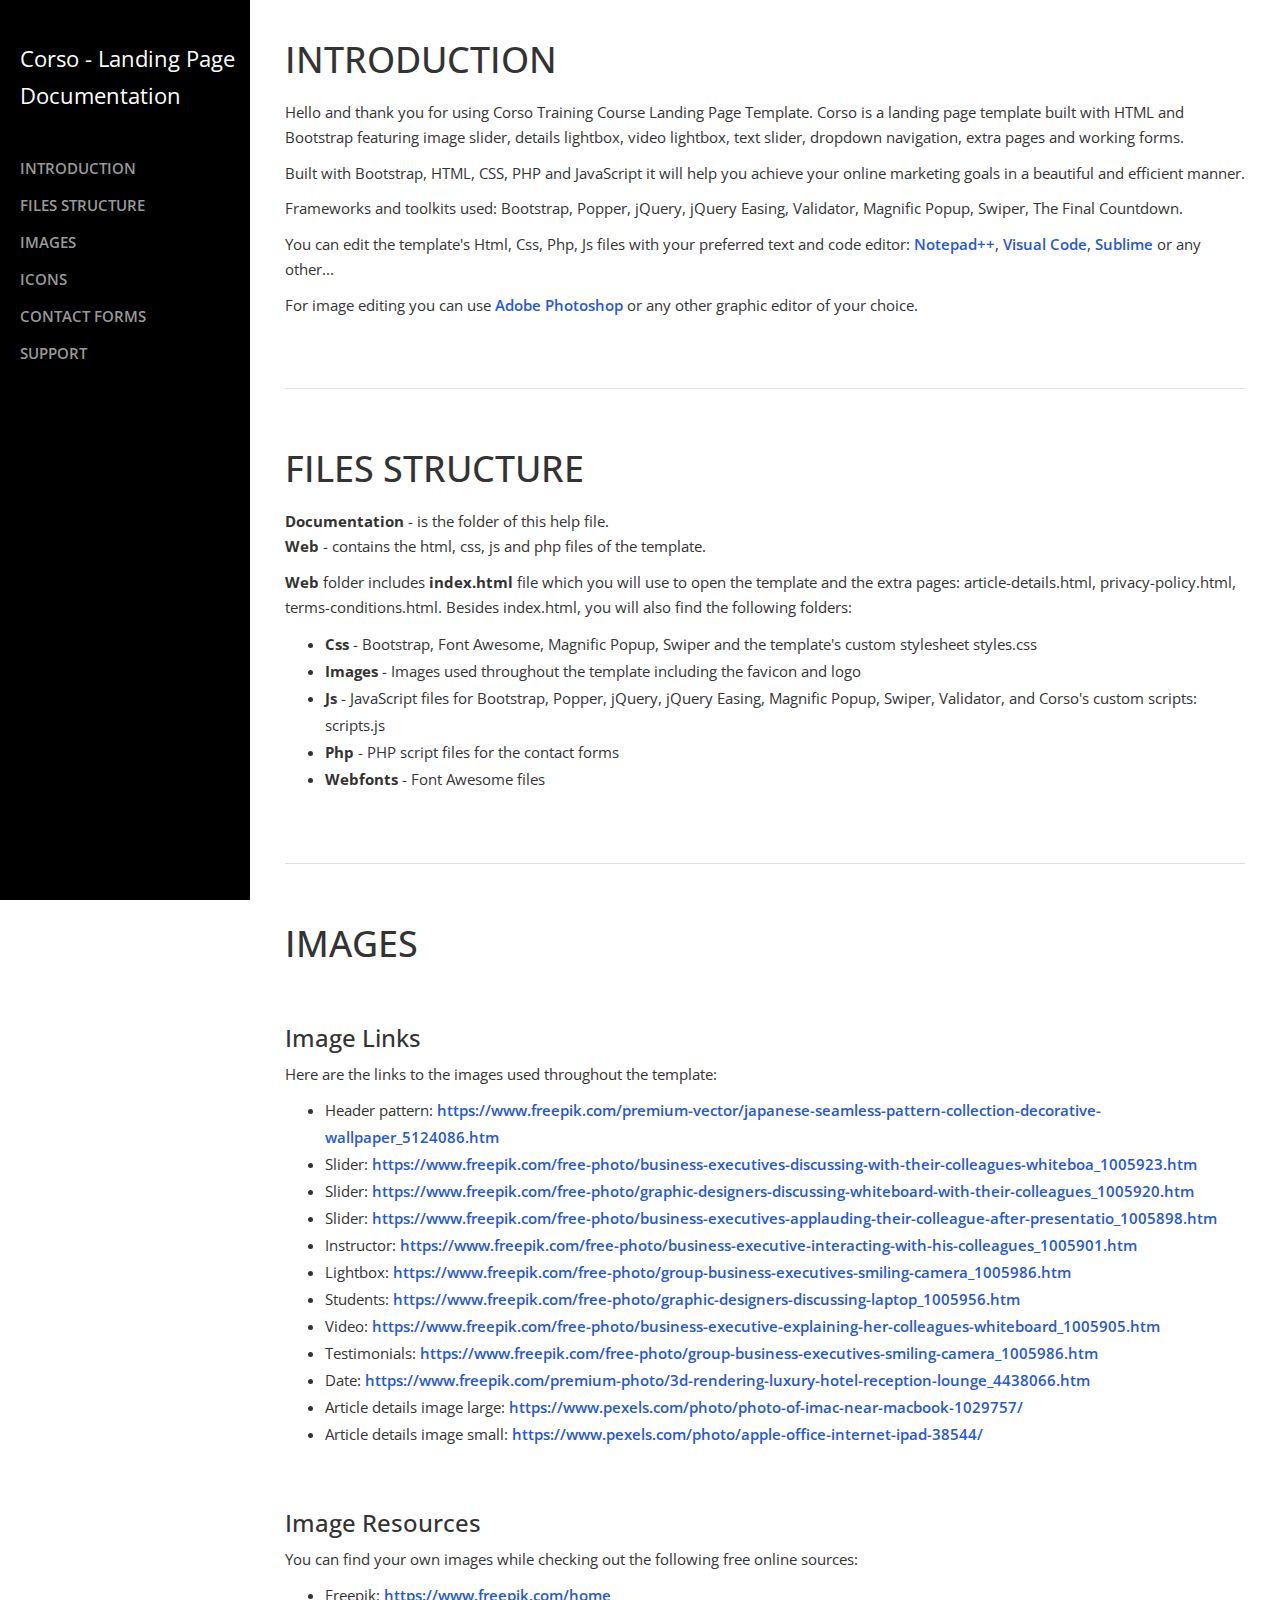
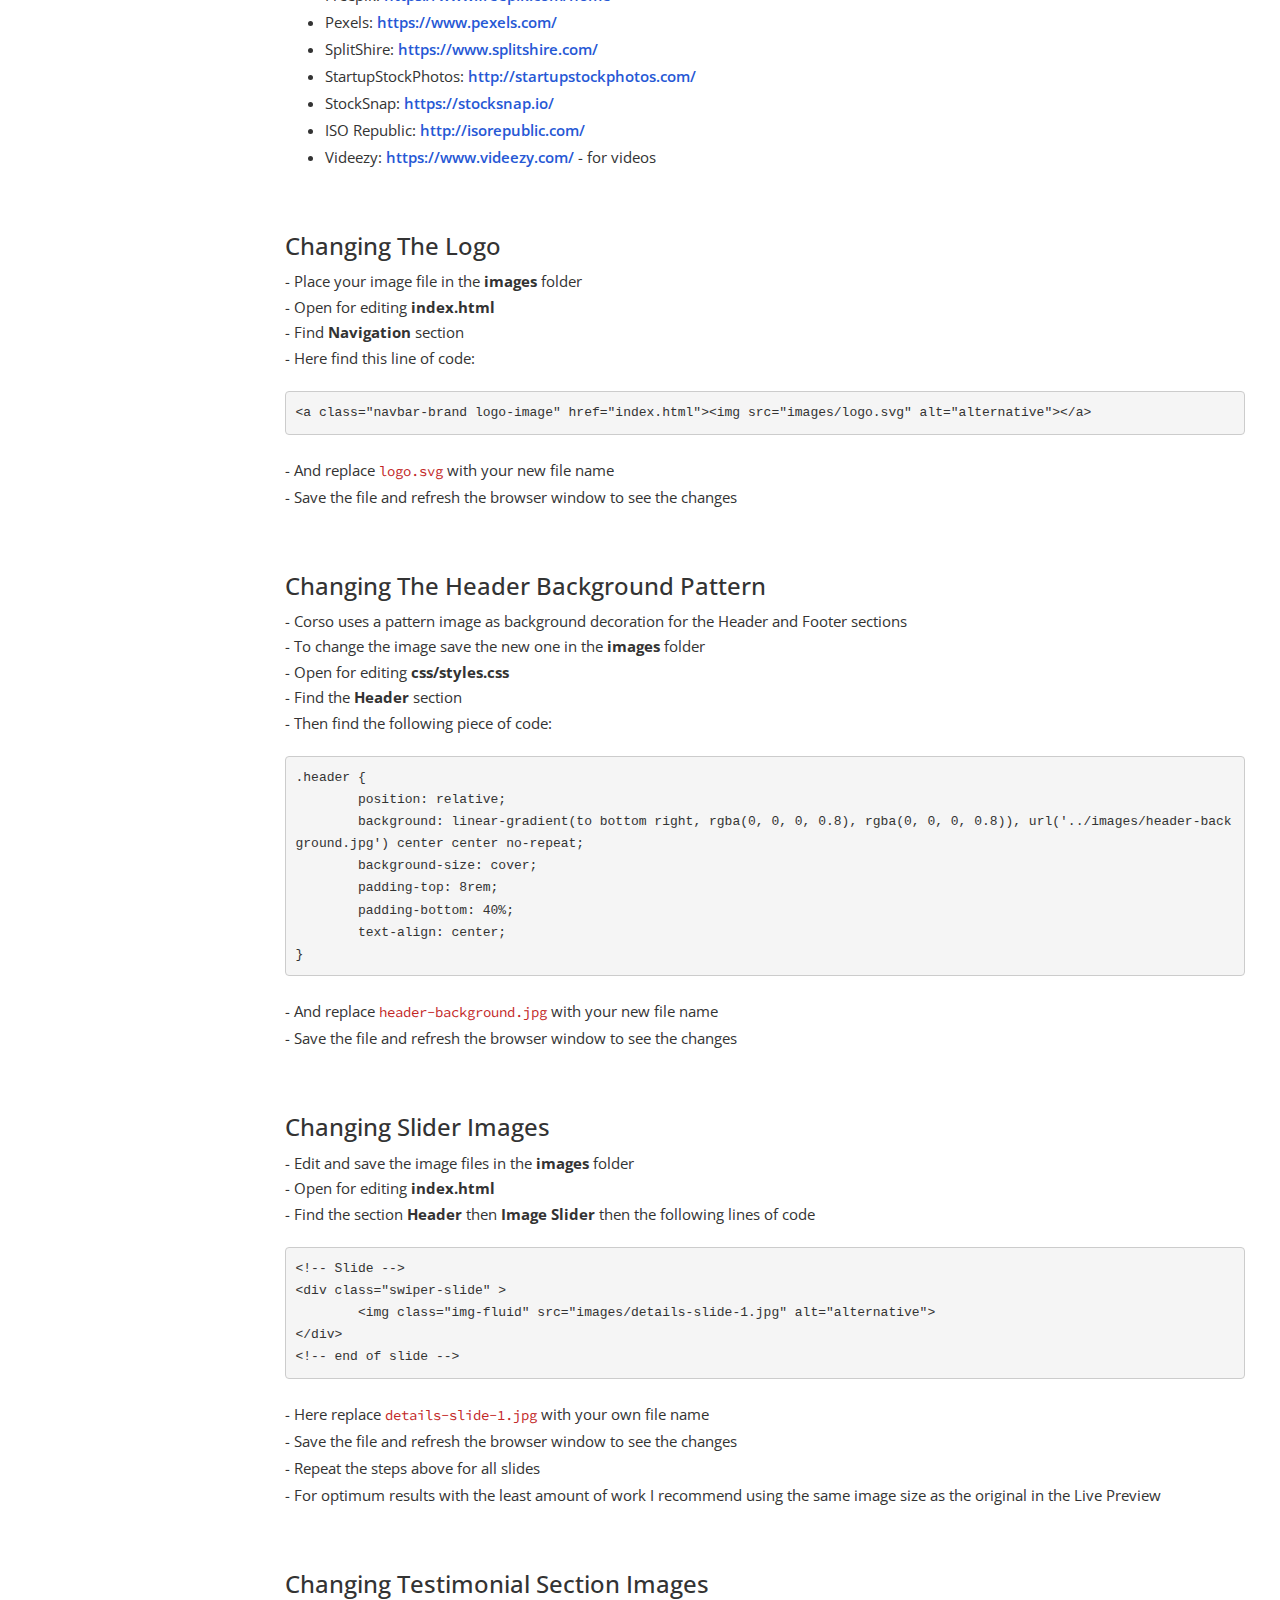
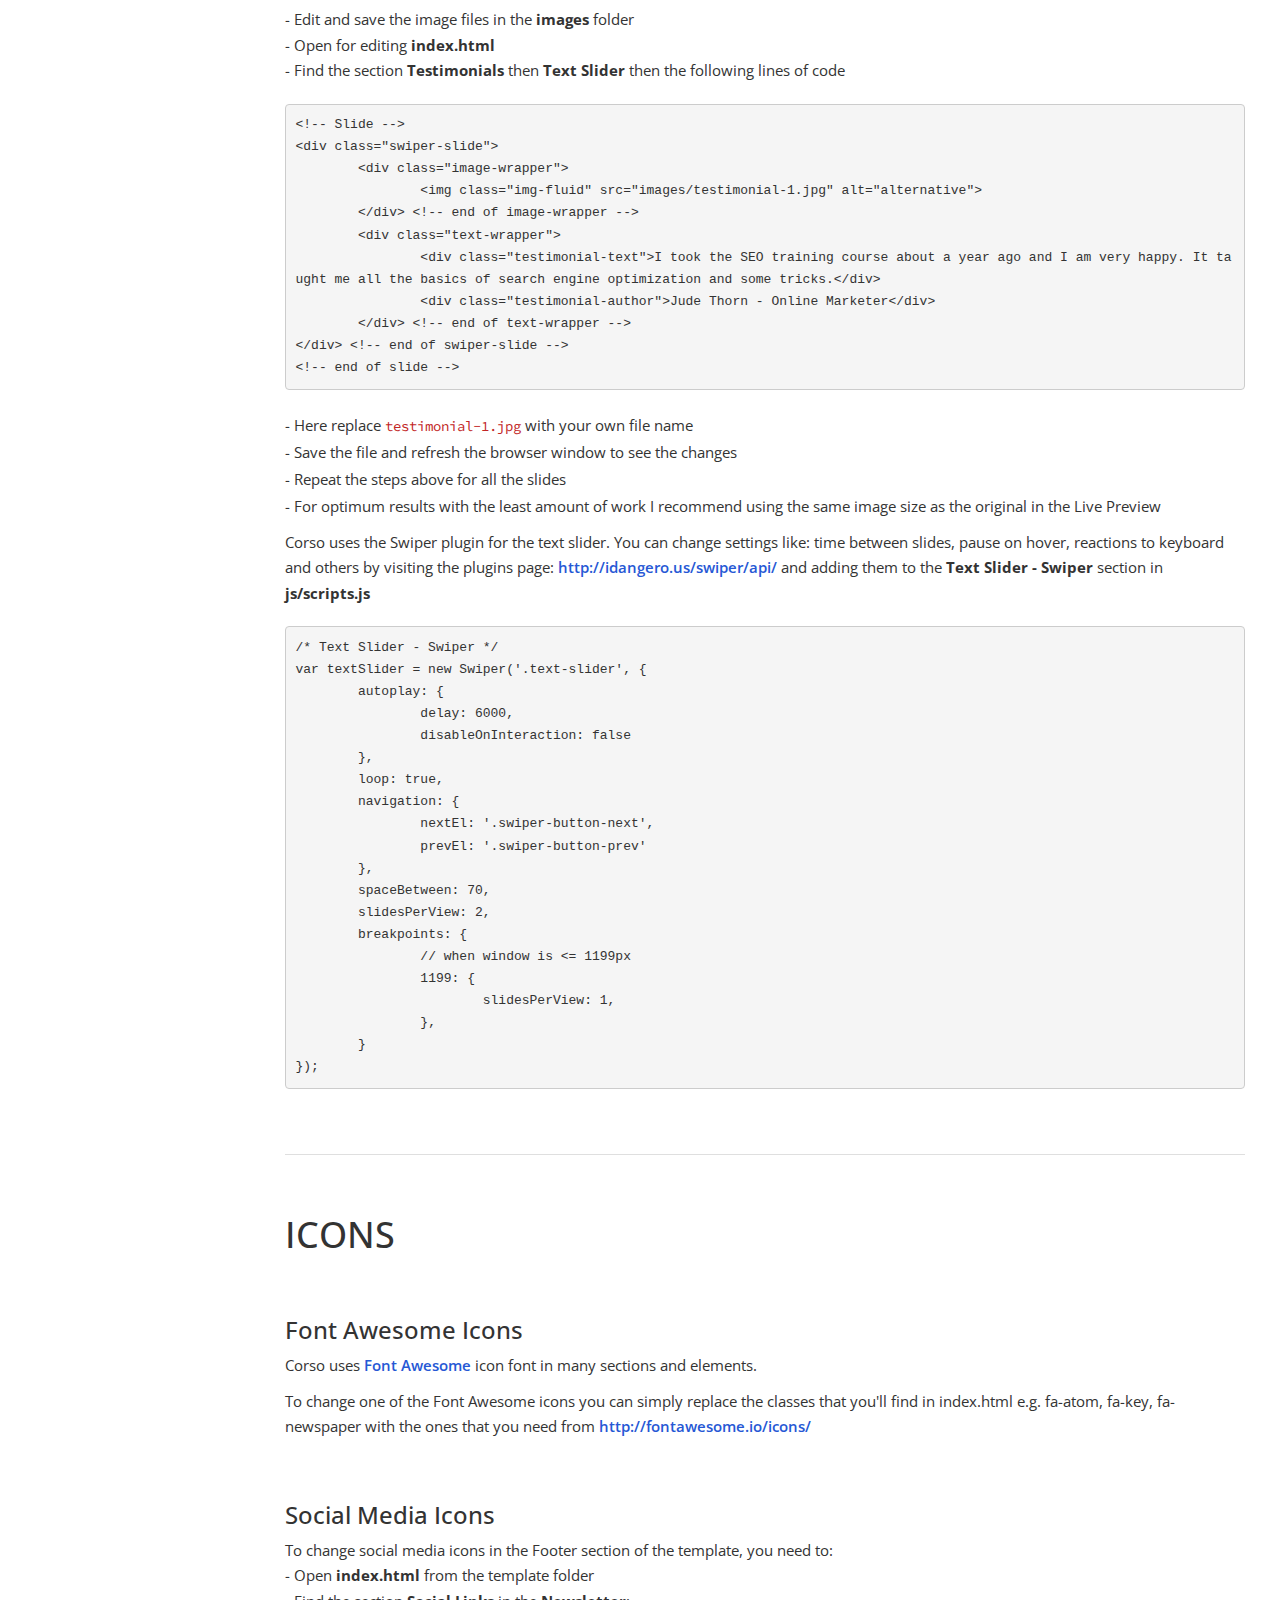
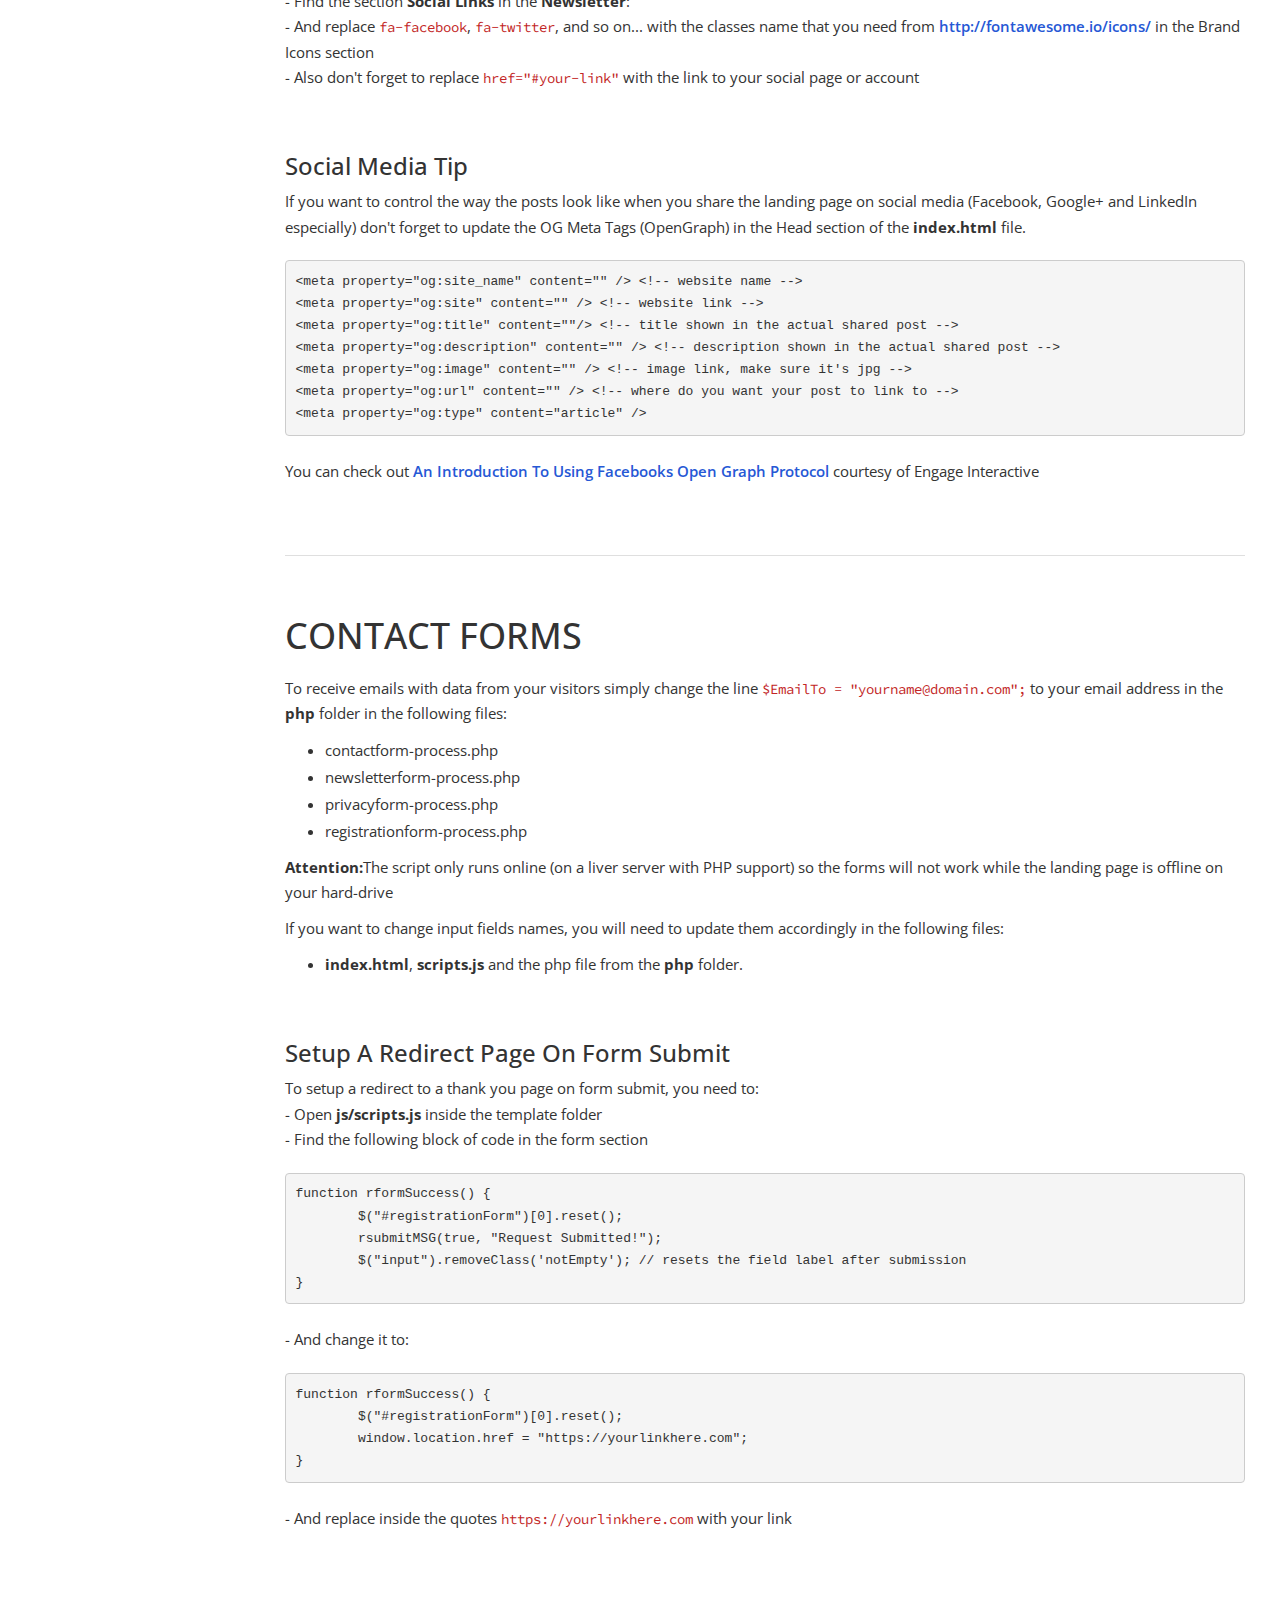
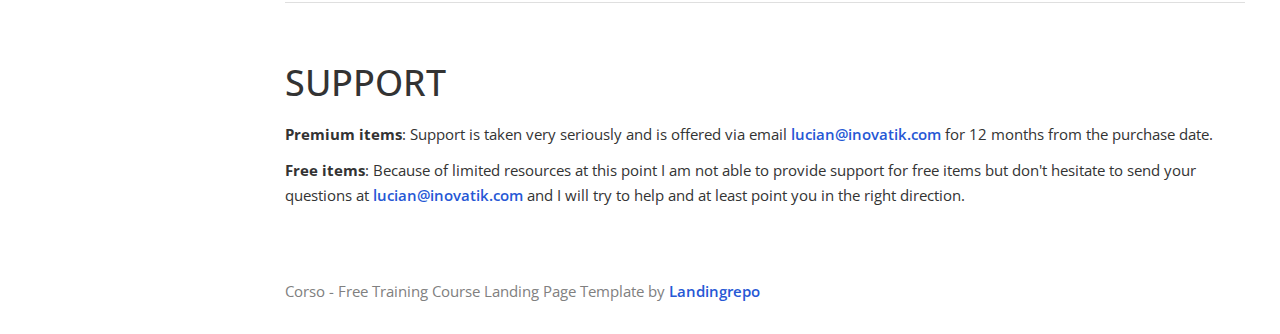
<file: documentation/index.html>
<!DOCTYPE html>
<html lang="en">
<head>

    <meta charset="utf-8">
    <meta http-equiv="X-UA-Compatible" content="IE=edge">
    <meta name="viewport" content="width=device-width, shrink-to-fit=no, initial-scale=1">
    <meta name="description" content="">
    <meta name="author" content="">
    <title>Documentation - Corso Training Course Landing Page Template</title>

    <!-- Styles -->
	<link href="https://fonts.googleapis.com/css?family=Source+Code+Pro:300,400,600" rel="stylesheet">
	<link href="https://fonts.googleapis.com/css?family=Open+Sans:300,400,600" rel="stylesheet">
    <link href="css/bootstrap.min.css" rel="stylesheet">
    <link href="css/styles.css" rel="stylesheet">

    <!-- HTML5 Shim and Respond.js IE8 support of HTML5 elements and media queries -->
    <!-- WARNING: Respond.js doesn't work if you view the page via file:// -->
    <!--[if lt IE 9]>
        <script src="https://oss.maxcdn.com/libs/html5shiv/3.7.0/html5shiv.js"></script>
        <script src="https://oss.maxcdn.com/libs/respond.js/1.4.2/respond.min.js"></script>
    <![endif]-->

</head>
<body>
    <div id="wrapper">

        <!-- Sidebar -->
        <div id="sidebar-wrapper">
			<p>Corso - Landing Page<br> Documentation</p>
            <ul class="sidebar-nav">
                <li class="sidebar-brand">
                </li>
                <li>
                    <a href="#introduction">INTRODUCTION</a>
                </li>
                <li>
                    <a href="#files">FILES STRUCTURE</a>
				</li>
				<li>
                    <a href="#images">IMAGES</a>
                </li>
                <li>
                    <a href="#icons">ICONS</a>
				</li>
				<li>
                    <a href="#forms">CONTACT FORMS</a>
                </li>
				<li>
                    <a href="#support">SUPPORT</a>
                </li>
            </ul>
        </div>
        <!-- end of sidebar wrapper -->


        <!-- Page Content -->
        <div id="page-content-wrapper">
            <div class="container-fluid">
                <div class="row">
                    <div id="introduction" class="col-lg-12">
                        <h1>INTRODUCTION</h1>
                        <p>Hello and thank you for using Corso Training Course Landing Page Template. Corso is a landing page template built with HTML and Bootstrap featuring image slider, details lightbox, video lightbox, text slider, dropdown navigation, extra pages and working forms.</p>
						<p>Built with Bootstrap, HTML, CSS, PHP and JavaScript it will help you achieve your online marketing goals in a beautiful and efficient manner.</p>
						<p>Frameworks and toolkits used: Bootstrap, Popper, jQuery, jQuery Easing, Validator, Magnific Popup, Swiper, The Final Countdown.</p>
						<p>You can edit the template's Html, Css, Php, Js files with your preferred text and code editor: <a href="https://notepad-plus-plus.org/">Notepad++</a>, <a href="https://code.visualstudio.com/">Visual Code</a>, <a href="https://www.sublimetext.com/">Sublime</a> or any other...</p>
						<p>For image editing you can use <a href="http://www.adobe.com/products/photoshop.html">Adobe Photoshop</a> or any other graphic editor of your choice.</p>
					</div> <!-- end of introduction -->
					
					
					<div class="col-lg-12"><hr></div> <!-- gray separator line -->
					
					
					<div id="files" class="col-lg-12">
                        <h1>FILES STRUCTURE</h1>
						<p>
							<b>Documentation</b> - is the folder of this help file.
							<br><b>Web</b> - contains the html, css, js and php files of the template.
						</p>
						<p><b>Web</b> folder includes <b>index.html</b> file which you will use to open the template and the extra pages: article-details.html, privacy-policy.html, terms-conditions.html. Besides index.html, you will also find the following folders:
							<ul>
								<li><b>Css</b> - Bootstrap, Font Awesome, Magnific Popup, Swiper and the template's custom stylesheet styles.css</li>
								<li><b>Images</b> - Images used throughout the template including the favicon and logo</li>
								<li><b>Js</b> - JavaScript files for Bootstrap, Popper, jQuery, jQuery Easing, Magnific Popup, Swiper, Validator, and Corso's custom scripts: scripts.js</li>
								<li><b>Php</b> - PHP script files for the contact forms</li>
								<li><b>Webfonts</b> - Font Awesome files</li>
							</ul>
						</p>
					</div> <!-- end of files structure -->


					<div class="col-lg-12"><hr></div> <!-- gray separator line -->


					<div id="images" class="col-lg-12">
						<h1>IMAGES</h1>
						<h3>Image Links</h3>
						<p>Here are the links to the images used throughout the template:
							<ul>
								<li>Header pattern: <a href="https://www.freepik.com/premium-vector/japanese-seamless-pattern-collection-decorative-wallpaper_5124086.htm">https://www.freepik.com/premium-vector/japanese-seamless-pattern-collection-decorative-wallpaper_5124086.htm</a></li>
								<li>Slider: <a href="https://www.freepik.com/free-photo/business-executives-discussing-with-their-colleagues-whiteboa_1005923.htm">https://www.freepik.com/free-photo/business-executives-discussing-with-their-colleagues-whiteboa_1005923.htm</a></li>
								<li>Slider: <a href="https://www.freepik.com/free-photo/graphic-designers-discussing-whiteboard-with-their-colleagues_1005920.htm">https://www.freepik.com/free-photo/graphic-designers-discussing-whiteboard-with-their-colleagues_1005920.htm</a></li>
								<li>Slider: <a href="https://www.freepik.com/free-photo/business-executives-applauding-their-colleague-after-presentatio_1005898.htm">https://www.freepik.com/free-photo/business-executives-applauding-their-colleague-after-presentatio_1005898.htm</a></li>
								<li>Instructor: <a href="https://www.freepik.com/free-photo/business-executive-interacting-with-his-colleagues_1005901.htm">https://www.freepik.com/free-photo/business-executive-interacting-with-his-colleagues_1005901.htm</a></li>
								<li>Lightbox: <a href="https://www.freepik.com/free-photo/group-business-executives-smiling-camera_1005986.htm">https://www.freepik.com/free-photo/group-business-executives-smiling-camera_1005986.htm</a></li>
								<li>Students: <a href="https://www.freepik.com/free-photo/graphic-designers-discussing-laptop_1005956.htm">https://www.freepik.com/free-photo/graphic-designers-discussing-laptop_1005956.htm</a></li>
								<li>Video: <a href="https://www.freepik.com/free-photo/business-executive-explaining-her-colleagues-whiteboard_1005905.htm">https://www.freepik.com/free-photo/business-executive-explaining-her-colleagues-whiteboard_1005905.htm</a></li>
								<li>Testimonials: <a href="https://www.freepik.com/free-photo/group-business-executives-smiling-camera_1005986.htm">https://www.freepik.com/free-photo/group-business-executives-smiling-camera_1005986.htm</a></li>
								<li>Date: <a href="https://www.freepik.com/premium-photo/3d-rendering-luxury-hotel-reception-lounge_4438066.htm">https://www.freepik.com/premium-photo/3d-rendering-luxury-hotel-reception-lounge_4438066.htm</a></li>
								<li>Article details image large: <a href="https://www.pexels.com/photo/photo-of-imac-near-macbook-1029757/">https://www.pexels.com/photo/photo-of-imac-near-macbook-1029757/</a></li>
								<li>Article details image small: <a href="https://www.pexels.com/photo/apple-office-internet-ipad-38544/">https://www.pexels.com/photo/apple-office-internet-ipad-38544/</a></li>
							</ul>
						</p>
						
						<h3>Image Resources</h3>
						<p>You can find your own images while checking out the following free online sources:
							<ul>
								<li>Freepik: <a href="https://www.pexels.com/">https://www.freepik.com/home</a></li>
								<li>Pexels: <a href="https://www.pexels.com/">https://www.pexels.com/</a></li>
								<li>SplitShire: <a href="https://www.splitshire.com/">https://www.splitshire.com/</a></li>
								<li>StartupStockPhotos: <a href="http://startupstockphotos.com/">http://startupstockphotos.com/</a></li>
								<li>StockSnap: <a href="https://stocksnap.io/">https://stocksnap.io/</a></li>
								<li>ISO Republic: <a href="http://isorepublic.com/">http://isorepublic.com/</a></li>
								<li>Videezy: <a href="https://www.videezy.com/">https://www.videezy.com/</a> - for videos</li>
							</ul>
						</p>

						<h3>Changing The Logo</h3>
						<p>
							- Place your image file in the <b>images</b> folder
							<br>- Open for editing <b>index.html</b>
							<br>- Find <b>Navigation</b> section
							<br>- Here find this line of code:
<pre class="code-format">
&lt;a class=&quot;navbar-brand logo-image&quot; href=&quot;index.html&quot;&gt;&lt;img src=&quot;images/logo.svg&quot; alt=&quot;alternative&quot;&gt;&lt;/a&gt; 
</pre>							
							<br>- And replace <span class="code">logo.svg</span> with your new file name
							<br>- Save the file and refresh the browser window to see the changes
						</p>
						
						<h3>Changing The Header Background Pattern</h3>
						<p>
							- Corso uses a pattern image as background decoration for the Header and Footer sections
							<br>- To change the image save the new one in the <b>images</b> folder
							<br>- Open for editing <b>css/styles.css</b>
							<br>- Find the <b>Header</b> section
							<br>- Then find the following piece of code:
<pre class="code-format">
.header {
	position: relative;
	background: linear-gradient(to bottom right, rgba(0, 0, 0, 0.8), rgba(0, 0, 0, 0.8)), url('../images/header-background.jpg') center center no-repeat;
	background-size: cover;
	padding-top: 8rem;
	padding-bottom: 40%;
	text-align: center;
}
</pre>						
							<br>- And replace <span class="code">header-background.jpg</span> with your new file name
							<br>- Save the file and refresh the browser window to see the changes
						</p>

						<h3>Changing Slider Images</h3>
						<p>
							- Edit and save the image files in the <b>images</b> folder
							<br>- Open for editing <b>index.html</b>
							<br>- Find the section <b>Header</b> then <b>Image Slider</b> then the following lines of code
<pre class="code-format">
&lt;!-- Slide --&gt;
&lt;div class=&quot;swiper-slide&quot; &gt;
	&lt;img class=&quot;img-fluid&quot; src=&quot;images/details-slide-1.jpg&quot; alt=&quot;alternative&quot;&gt;
&lt;/div&gt;
&lt;!-- end of slide --&gt;
</pre>							
							<br>- Here replace <span class="code">details-slide-1.jpg</span> with your own file name
							<br>- Save the file and refresh the browser window to see the changes
							<br>- Repeat the steps above for all slides
							<br>- For optimum results with the least amount of work I recommend using the same image size as the original in the Live Preview
						</p>

						<h3>Changing Testimonial Section Images</h3>
						<p>
							- Edit and save the image files in the <b>images</b> folder
							<br>- Open for editing <b>index.html</b>
							<br>- Find the section <b>Testimonials</b> then <b>Text Slider</b> then the following lines of code
<pre class="code-format">
&lt;!-- Slide --&gt;
&lt;div class=&quot;swiper-slide&quot;&gt;
	&lt;div class=&quot;image-wrapper&quot;&gt;
		&lt;img class=&quot;img-fluid&quot; src=&quot;images/testimonial-1.jpg&quot; alt=&quot;alternative&quot;&gt;
	&lt;/div&gt; &lt;!-- end of image-wrapper --&gt;
	&lt;div class=&quot;text-wrapper&quot;&gt;
		&lt;div class=&quot;testimonial-text&quot;&gt;I took the SEO training course about a year ago and I am very happy. It taught me all the basics of search engine optimization and some tricks.&lt;/div&gt;
		&lt;div class=&quot;testimonial-author&quot;&gt;Jude Thorn - Online Marketer&lt;/div&gt;
	&lt;/div&gt; &lt;!-- end of text-wrapper --&gt;
&lt;/div&gt; &lt;!-- end of swiper-slide --&gt;
&lt;!-- end of slide --&gt;
</pre>							
							<br>- Here replace <span class="code">testimonial-1.jpg</span> with your own file name
							<br>- Save the file and refresh the browser window to see the changes
							<br>- Repeat the steps above for all the slides
							<br>- For optimum results with the least amount of work I recommend using the same image size as the original in the Live Preview
						</p>
						<p>
							Corso uses the Swiper plugin for the text slider. You can change settings like: time between slides, pause on hover, reactions to keyboard and others by visiting the plugins page: <a href="http://idangero.us/swiper/api/">http://idangero.us/swiper/api/</a> and adding them to the <b>Text Slider - Swiper</b> section in <b>js/scripts.js</b>
<pre class="code-format">
/* Text Slider - Swiper */
var textSlider = new Swiper('.text-slider', {
	autoplay: {
		delay: 6000,
		disableOnInteraction: false
	},
	loop: true,
	navigation: {
		nextEl: '.swiper-button-next',
		prevEl: '.swiper-button-prev'
	},
	spaceBetween: 70,
	slidesPerView: 2,
	breakpoints: {
		// when window is <= 1199px
		1199: {
			slidesPerView: 1,
		},
	}
});
</pre>
						</p>
					</div> <!-- end of images -->


					<div class="col-lg-12"><hr></div> <!-- gray separator line -->
					
					
					<div id="icons" class="col-lg-12">
                        <h1>ICONS</h1>
						<h3>Font Awesome Icons</h3>
						<p>Corso uses <a href="http://fontawesome.io/">Font Awesome</a> icon font in many sections and elements.
						<p>To change one of the Font Awesome icons you can simply replace the classes that you'll find in index.html e.g. fa-atom, fa-key, fa-newspaper with the ones that you need from <a href="http://fontawesome.io/icons/">http://fontawesome.io/icons/</a></p>

						<h3>Social Media Icons</h3>
						<p>To change social media icons in the Footer section of the template, you need to: 
							<br>- Open <b>index.html</b> from the template folder
							<br>- Find the section <b>Social Links</b> in the <b>Newsletter</b>:
							<br>- And replace <span class="code">fa-facebook</span>, <span class="code">fa-twitter</span>, and so on... with the classes name that you need from <a href="http://fontawesome.io/icons/">http://fontawesome.io/icons/</a> in the Brand Icons section
							<br>- Also don't forget to replace <span class="code">href="#your-link"</span> with the link to your social page or account
						</p>

						<h3>Social Media Tip</h3>
						<p>If you want to control the way the posts look like when you share the landing page on social media (Facebook, Google+ and LinkedIn especially) don't forget to update the OG Meta Tags (OpenGraph) in the Head section of the <b>index.html</b> file.
<pre class="code-format">
&lt;meta property="og:site_name" content="" /&gt; &lt;!-- website name --&gt;
&lt;meta property="og:site" content="" /&gt; &lt;!-- website link --&gt;
&lt;meta property="og:title" content=""/&gt; &lt;!-- title shown in the actual shared post --&gt;
&lt;meta property="og:description" content="" /&gt; &lt;!-- description shown in the actual shared post --&gt;
&lt;meta property="og:image" content="" /&gt; &lt;!-- image link, make sure it's jpg --&gt;
&lt;meta property="og:url" content="" /&gt; &lt;!-- where do you want your post to link to --&gt;
&lt;meta property="og:type" content="article" /&gt;
</pre>
						<br>You can check out <a href="http://engageinteractive.co.uk/blog/an-introduction-to-using-facebooks-open-graph-protocol">An Introduction To Using Facebooks Open Graph Protocol</a> courtesy of Engage Interactive</p>
                    </div> <!-- end of icons -->
					

					<div class="col-lg-12"><hr></div> <!-- gray separator line -->
					

					<div id="forms" class="col-lg-12">
                        <h1>CONTACT FORMS</h1>
                        <p>To receive emails with data from your visitors simply change the line <span class="code">$EmailTo = "yourname@domain.com";</span> to your email address in the <b>php</b> folder in the following files:</p>
						<ul>
							<li>contactform-process.php</li>
							<li>newsletterform-process.php</li>
							<li>privacyform-process.php</li>
							<li>registrationform-process.php</li>
						</ul>
						<p><b>Attention:</b>The script only runs online (on a liver server with PHP support) so the forms will not work while the landing page is offline on your hard-drive</p>
						<p>If you want to change input fields names, you will need to update them accordingly in the following files:</p>
						<ul>
							<li><b>index.html</b>, <b>scripts.js</b> and the php file from the <b>php</b> folder.</li>
						</ul>

						<h3>Setup A Redirect Page On Form Submit</h3>
						<p>
							To setup a redirect to a thank you page on form submit, you need to: 
							<br>- Open <b>js/scripts.js</b> inside the template folder
							<br>- Find the following block of code in the form section 
<pre class="code-format">
function rformSuccess() {
	$("#registrationForm")[0].reset();
	rsubmitMSG(true, "Request Submitted!");
	$("input").removeClass('notEmpty'); // resets the field label after submission
}
</pre>
							<br>- And change it to:
<pre class="code-format">
function rformSuccess() {
	$("#registrationForm")[0].reset();
	window.location.href = "https://yourlinkhere.com";
}
</pre>
							<br>- And replace inside the quotes <span class="code">https://yourlinkhere.com</span> with your link
						</p>
					</div> <!-- end of contact form and privacy policy form -->
						
					
					<div class="col-lg-12"><hr></div> <!-- gray separator line -->

					
					<div id="support" class="col-lg-12">
						<h1>SUPPORT</h1>
						<p><b>Premium items</b>: Support is taken very seriously and is offered via email <a href="mailto:lucian@inovatik.com">lucian@inovatik.com</a> for 12 months from the purchase date.</p>
						<p><b>Free items</b>: Because of limited resources at this point I am not able to provide support for free items but don't hesitate to send your questions at <a href="mailto:lucian@inovatik.com">lucian@inovatik.com</a> and I will try to help and at least point you in the right direction.</p>
					</div> <!-- end of support -->
										
					<div class="col-lg-12">
						<p class="footer">Corso - Free Training Course Landing Page Template by <a href="https://landingrepo.com">Landingrepo</a></p>
					</div>
                </div>
            </div>
        </div> <!-- end of page content wrapper -->
    </div> <!-- end of wrapper -->
    

    <!-- Scripts Libraries -->
    <script src="js/jquery.js" type="text/javascript"></script>
    <script src="js/bootstrap.min.js" type="text/javascript"></script>

	
	<!-- Custom Scripts -->
    <script>
    <!-- Menu Toggle Script -->
	$("#menu-toggle").click(function(e) {
        e.preventDefault();
        $("#wrapper").toggleClass("toggled");
    });
	
	/* Smooth Scrolling To Anchors  */
		$(function() {
			$('a[href*="#"]:not([data-toggle="tab"])').click(function() {
				if (location.pathname.replace(/^\//,'') == this.pathname.replace(/^\//,'') && location.hostname == this.hostname) {
					var target = $(this.hash);
					target = target.length ? target : $('[name=' + this.hash.slice(1) +']');
					if (target.length) {
						$('html, body').animate({
							scrollTop: target.offset().top
						}, 700);
						return false;
					}
				}
			});
		});
	</script>

</body>
</html>
</file>
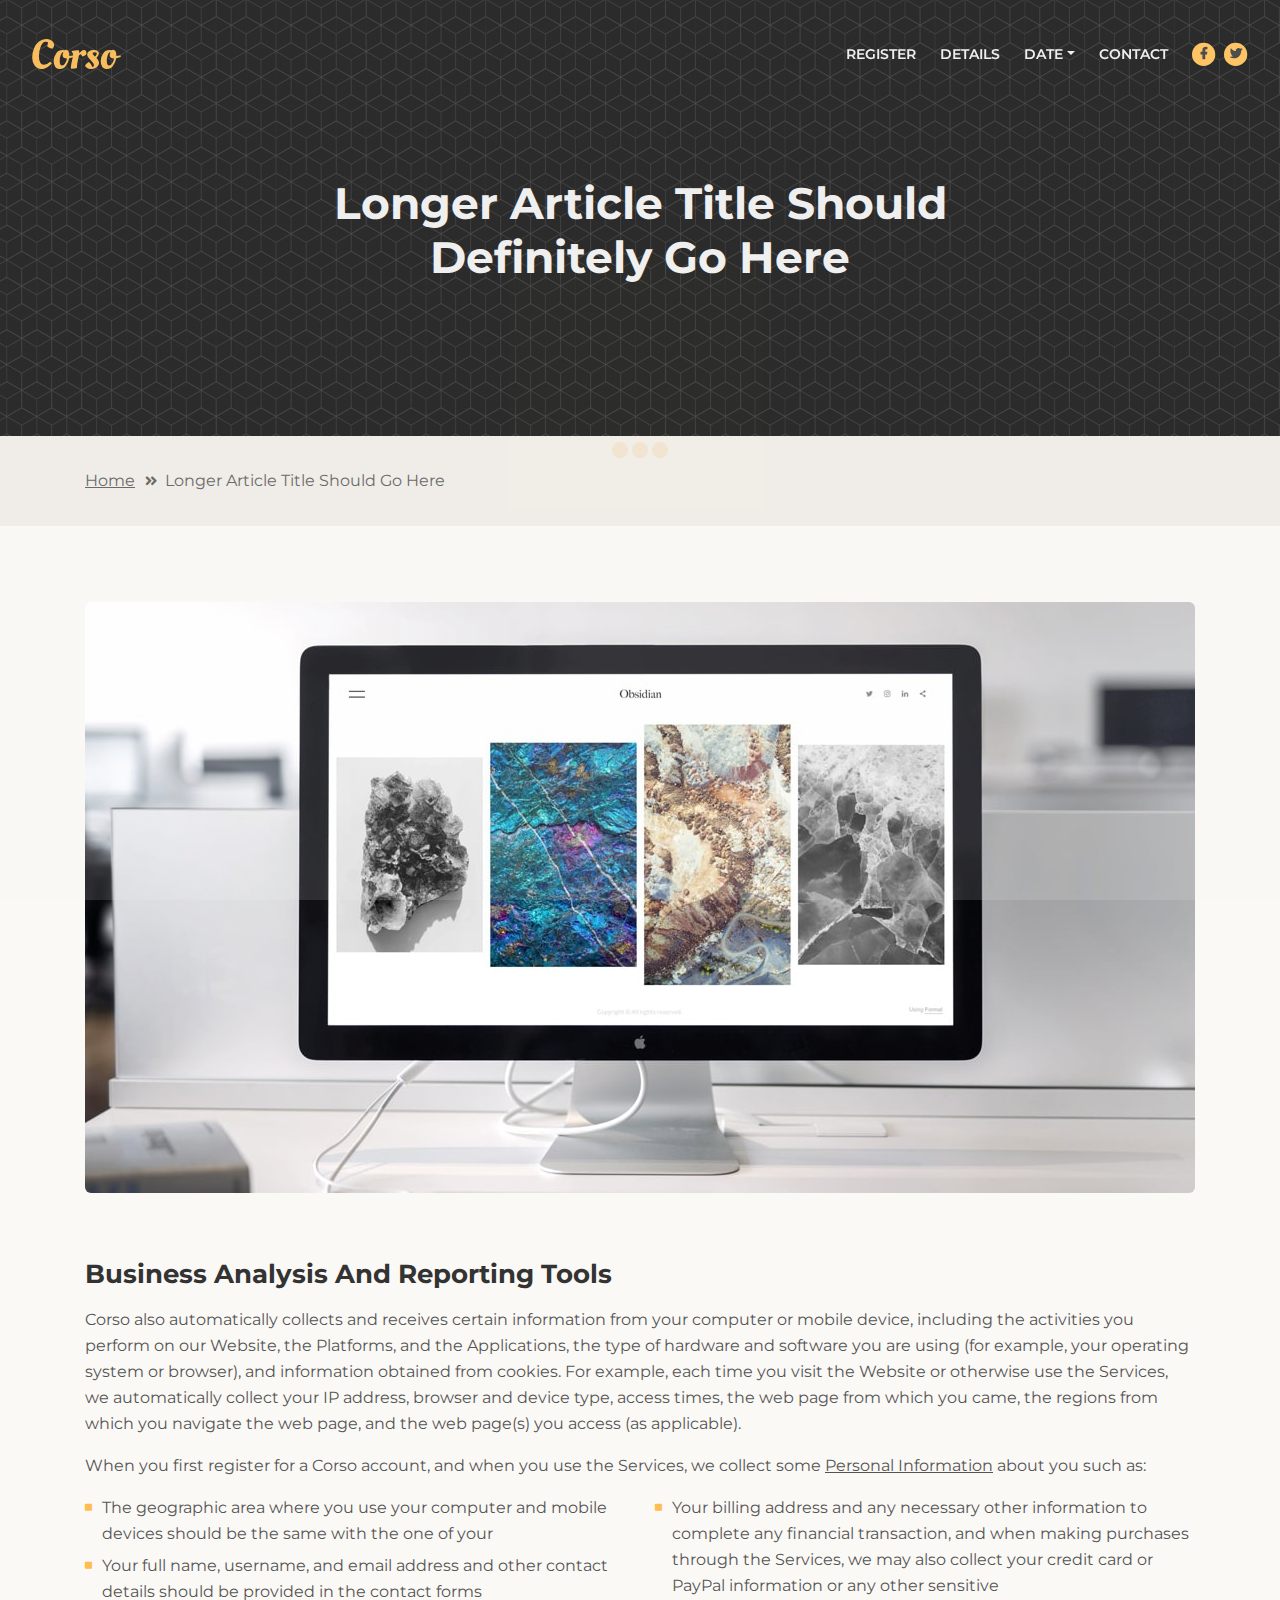
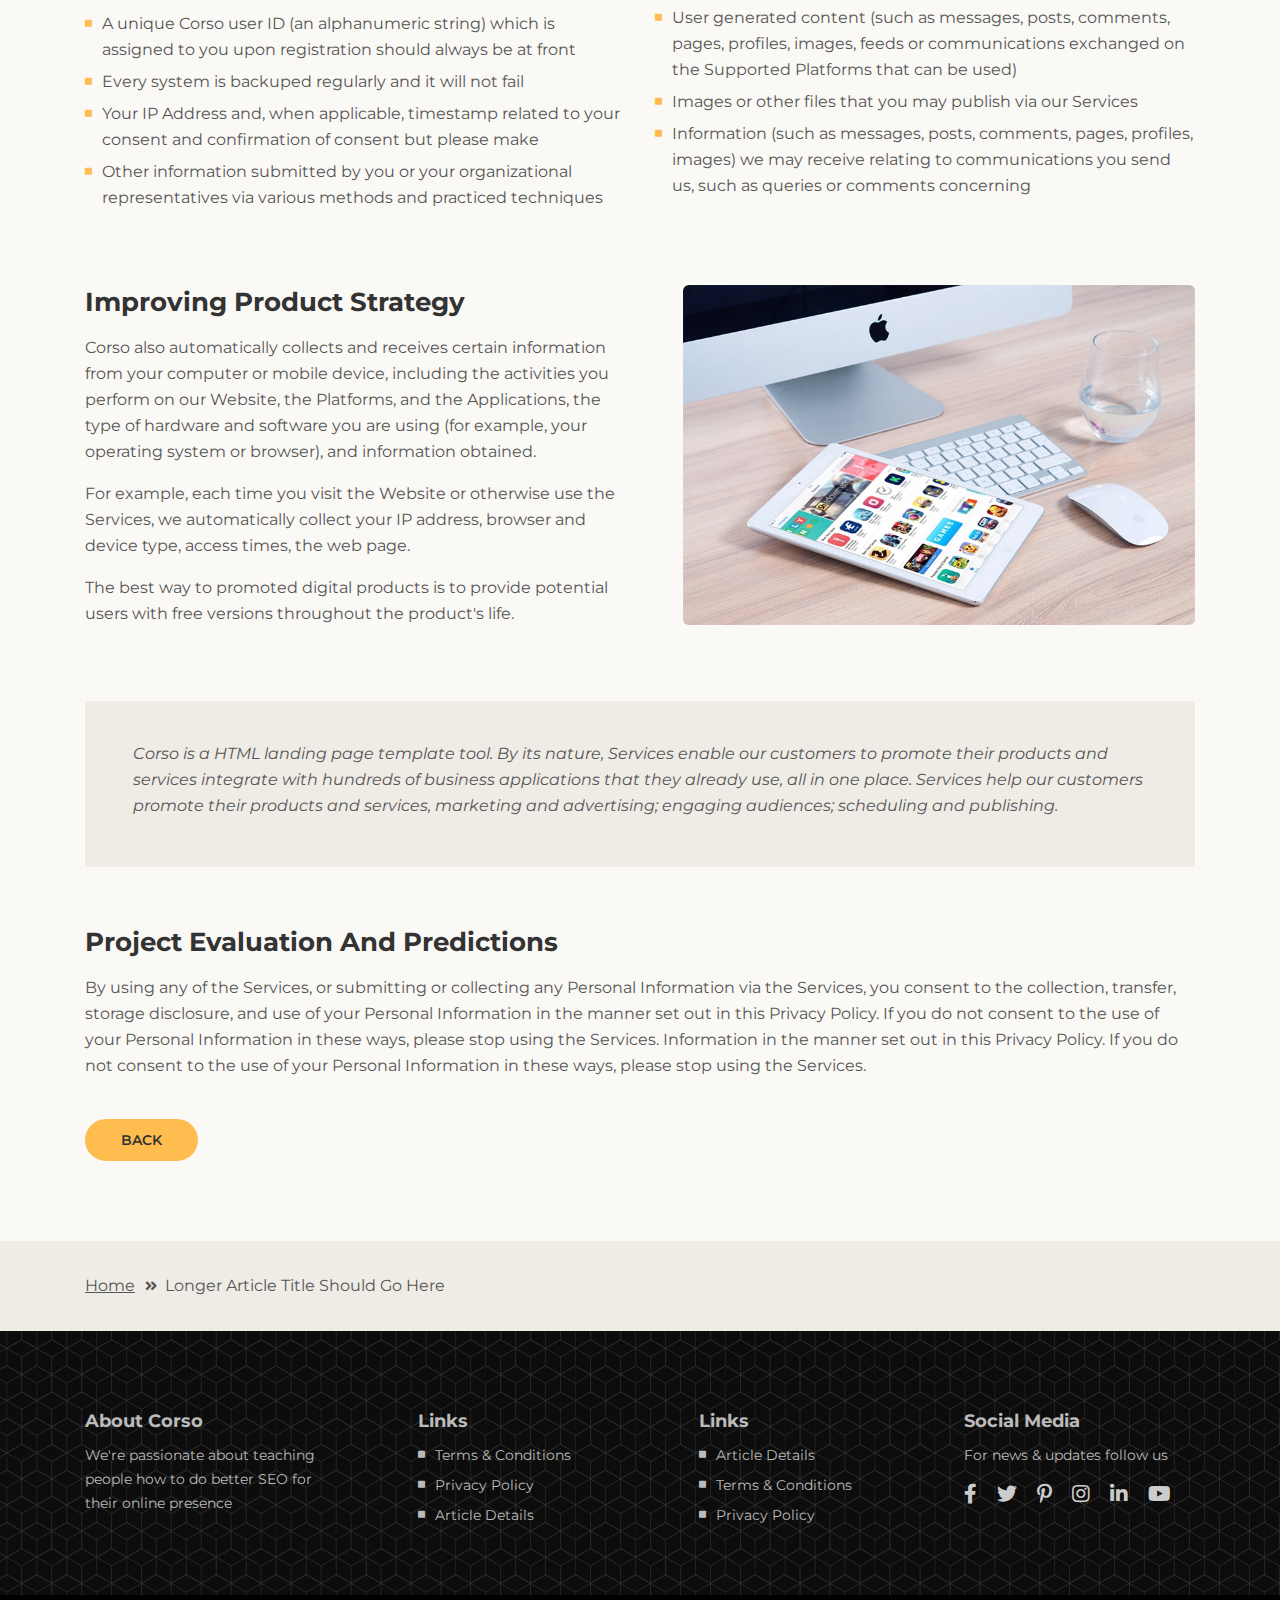
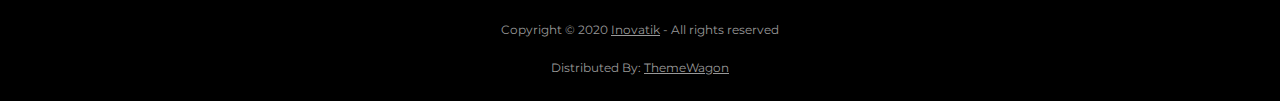
<file: article-details.html>
<!DOCTYPE html>
<html lang="en">
<head>
    <meta charset="utf-8">
    <meta name="viewport" content="width=device-width, initial-scale=1, shrink-to-fit=no">
    
    <!-- SEO Meta Tags -->
    <meta name="description" content="Landing page template built with HTML and Bootstrap 4 for presenting training courses, classes, workshops and for convincing visitors to register using the form.">
    <meta name="author" content="Inovatik">

    <!-- OG Meta Tags to improve the way the post looks when you share the page on LinkedIn, Facebook, Google+ -->
	<meta property="og:site_name" content="" /> <!-- website name -->
	<meta property="og:site" content="" /> <!-- website link -->
	<meta property="og:title" content=""/> <!-- title shown in the actual shared post -->
	<meta property="og:description" content="" /> <!-- description shown in the actual shared post -->
	<meta property="og:image" content="" /> <!-- image link, make sure it's jpg -->
	<meta property="og:url" content="" /> <!-- where do you want your post to link to -->
	<meta property="og:type" content="article" />

    <!-- Website Title -->
    <title>Article Details - Corso</title>
    
    <!-- Styles -->
    <link href="https://fonts.googleapis.com/css?family=Montserrat:400,400i,600,700,700i&display=swap" rel="stylesheet">
    <link href="css/bootstrap.css" rel="stylesheet">
    <link href="css/fontawesome-all.css" rel="stylesheet">
    <link href="css/swiper.css" rel="stylesheet">
	<link href="css/magnific-popup.css" rel="stylesheet">
    <link href="css/styles.css" rel="stylesheet">
	
	<!-- Favicon  -->
    <link rel="icon" href="images/favicon.png">
</head>
<body data-spy="scroll" data-target=".fixed-top">
    
    <!-- Preloader -->
	<div class="spinner-wrapper">
        <div class="spinner">
            <div class="bounce1"></div>
            <div class="bounce2"></div>
            <div class="bounce3"></div>
        </div>
    </div>
    <!-- end of preloader -->
    

    <!-- Navigation -->
    <nav class="navbar navbar-expand-lg navbar-dark navbar-custom fixed-top">

        <!-- Text Logo - Use this if you don't have a graphic logo -->
        <!-- <a class="navbar-brand logo-text page-scroll" href="index.html">Corso</a> -->

        <!-- Image Logo -->
        <a class="navbar-brand logo-image" href="index.html"><img src="images/logo.svg" alt="alternative"></a>
        
        <!-- Mobile Menu Toggle Button -->
        <button class="navbar-toggler" type="button" data-toggle="collapse" data-target="#navbarsExampleDefault" aria-controls="navbarsExampleDefault" aria-expanded="false" aria-label="Toggle navigation">
            <span class="navbar-toggler-awesome fas fa-bars"></span>
            <span class="navbar-toggler-awesome fas fa-times"></span>
        </button>
        <!-- end of mobile menu toggle button -->

        <div class="collapse navbar-collapse" id="navbarsExampleDefault">
            <ul class="navbar-nav ml-auto">
                <li class="nav-item">
                    <a class="nav-link page-scroll" href="index.html#register">REGISTER <span class="sr-only">(current)</span></a>
                </li>
                <li class="nav-item">
                    <a class="nav-link page-scroll" href="index.html#description">DETAILS</a>
                </li>

                <!-- Dropdown Menu -->          
                <li class="nav-item dropdown">
                    <a class="nav-link dropdown-toggle page-scroll" href="index.html#date" id="navbarDropdown" role="button" aria-haspopup="true" aria-expanded="false">DATE</a>
                    <div class="dropdown-menu" aria-labelledby="navbarDropdown">
                        <a class="dropdown-item" href="article-details.html"><span class="item-text">ARTICLE DETAILS</span></a>
                        <div class="dropdown-divider"></div>
                        <a class="dropdown-item" href="terms-conditions.html"><span class="item-text">TERMS CONDITIONS</span></a>
                        <div class="dropdown-divider"></div>
                        <a class="dropdown-item" href="privacy-policy.html"><span class="item-text">PRIVACY POLICY</span></a>
                    </div>
                </li>
                <!-- end of dropdown menu -->

                <li class="nav-item">
                    <a class="nav-link page-scroll" href="index.html#contact">CONTACT</a>
                </li>
            </ul>
            <span class="nav-item social-icons">
                <span class="fa-stack">
                    <a href="#your-link">
                        <i class="fas fa-circle fa-stack-2x"></i>
                        <i class="fab fa-facebook-f fa-stack-1x"></i>
                    </a>
                </span>
                <span class="fa-stack">
                    <a href="#your-link">
                        <i class="fas fa-circle fa-stack-2x"></i>
                        <i class="fab fa-twitter fa-stack-1x"></i>
                    </a>
                </span>
            </span>
        </div>
    </nav> <!-- end of navbar -->
    <!-- end of navigation -->


    <!-- Header -->
    <header id="header" class="ex-header">
        <div class="container">
            <div class="row">
                <div class="col-md-12">
                    <h1 class="white">Longer Article Title Should Definitely Go Here</h1>
                </div> <!-- end of col -->
            </div> <!-- end of row -->
        </div> <!-- end of container -->
    </header> <!-- end of ex-header -->
    <!-- end of header -->


    <!-- Breadcrumbs -->
    <div class="ex-basic-1">
        <div class="container">
            <div class="row">
                <div class="col-lg-12">
                    <div class="breadcrumbs">
                        <a href="index.html">Home</a><i class="fa fa-angle-double-right"></i><span>Longer Article Title Should Go Here</span>
                    </div> <!-- end of breadcrumbs -->
                </div> <!-- end of col -->
            </div> <!-- end of row -->
        </div> <!-- end of container -->
    </div> <!-- end of ex-basic-1 -->
    <!-- end of breadcrumbs -->


    <!-- Privacy Content -->
    <div class="ex-basic-2">
        <div class="container">
            <div class="row">
                <div class="col-lg-12">
                    <div class="image-container-large">
                        <img class="img-fluid" src="images/article-details-large.jpg" alt="alternative">
                    </div> <!-- end of image-container-large -->
                    <div class="text-container">
                        <h3>Business Analysis And Reporting Tools</h3>
                        <p>Corso also automatically collects and receives certain information from your computer or mobile device, including the activities you perform on our Website, the Platforms, and the Applications, the type of hardware and software you are using (for example, your operating system or browser), and information obtained from cookies. For example, each time you visit the Website or otherwise use the Services, we automatically collect your IP address, browser and device type, access times, the web page from which you came, the regions from which you navigate the web page, and the web page(s) you access (as applicable).</p>
                        <p>When you first register for a Corso account, and when you use the Services, we collect some <a href="#your-link">Personal Information</a> about you such as:</p>
                        <div class="row">
                            <div class="col-md-6">
                                <ul class="list-unstyled li-space-lg">
                                    <li class="media">
                                        <i class="fas fa-square"></i>
                                        <div class="media-body">The geographic area where you use your computer and mobile devices should be the same with the one of your</div>
                                    </li>
                                    <li class="media">
                                        <i class="fas fa-square"></i>
                                        <div class="media-body">Your full name, username, and email address and other contact details should be provided in the contact forms</div>
                                    </li>
                                    <li class="media">
                                        <i class="fas fa-square"></i>
                                        <div class="media-body">A unique Corso user ID (an alphanumeric string) which is assigned to you upon registration should always be at front</div>
                                    </li>
                                    <li class="media">
                                        <i class="fas fa-square"></i>
                                        <div class="media-body">Every system is backuped regularly and it will not fail</div>
                                    </li>
                                    <li class="media">
                                        <i class="fas fa-square"></i>
                                        <div class="media-body">Your IP Address and, when applicable, timestamp related to your consent and confirmation of consent but please make</div>
                                    </li>
                                    <li class="media">
                                        <i class="fas fa-square"></i>
                                        <div class="media-body">Other information submitted by you or your organizational representatives via various methods and practiced techniques</div>
                                    </li>
                                </ul>
                            </div> <!-- end of col -->

                            <div class="col-md-6">
                                <ul class="list-unstyled li-space-lg">
                                    <li class="media">
                                        <i class="fas fa-square"></i>
                                        <div class="media-body">Your billing address and any necessary other information to complete any financial transaction, and when making purchases through the Services, we may also collect your credit card or PayPal information or any other sensitive</div>
                                    </li>
                                    <li class="media">
                                        <i class="fas fa-square"></i>
                                        <div class="media-body">User generated content (such as messages, posts, comments, pages, profiles, images, feeds or communications exchanged on the Supported Platforms that can be used)</div>
                                    </li>
                                    <li class="media">
                                        <i class="fas fa-square"></i>
                                        <div class="media-body">Images or other files that you may publish via our Services</div>
                                    </li>
                                    <li class="media">
                                        <i class="fas fa-square"></i>
                                        <div class="media-body">Information (such as messages, posts, comments, pages, profiles, images) we may receive relating to communications you send us, such as queries or comments concerning</div>
                                    </li>
                                </ul>
                            </div> <!-- end of col -->
                        </div> <!-- end of row -->
                    </div> <!-- end of text-container-->
                    
                    <div class="text-container">
                        <div class="row">
                            <div class="col-md-6">
                                <h3>Improving Product Strategy</h3>
                                <p>Corso also automatically collects and receives certain information from your computer or mobile device, including the activities you perform on our Website, the Platforms, and the Applications, the type of hardware and software you are using (for example, your operating system or browser), and information obtained.</p>
                                <p>For example, each time you visit the Website or otherwise use the Services, we automatically collect your IP address, browser and device type, access times, the web page.</p>
                                <p>The best way to promoted digital products is to provide potential users with free versions throughout the product's life.</p>
                            </div> <!-- end of col -->
                            <div class="col-md-6">
                                <div class="image-container-small">
                                    <img class="img-fluid" src="images/article-details-small.jpg" alt="alternative">
                                </div> <!-- end of image-container-small -->
                            </div> <!-- end of col -->
                        </div> <!-- end of row -->
                    </div> <!-- end of text-container -->

                    <div class="text-container dark">
                        <p class="testimonial-text">Corso is a HTML landing page template tool. By its nature, Services enable our customers to promote their products and services integrate with hundreds of business applications that they already use, all in one place. Services help our customers promote their products and services, marketing and advertising; engaging audiences; scheduling and publishing.</p>
                    </div> <!-- end of text container -->

                    <div class="text-container last">
                        <h3>Project Evaluation And Predictions</h3>
					    <p>By using any of the Services, or submitting or collecting any Personal Information via the Services, you consent to the collection, transfer, storage disclosure, and use of your Personal Information in the manner set out in this Privacy Policy. If you do not consent to the use of your Personal Information in these ways, please stop using the Services. Information in the manner set out in this Privacy Policy. If you do not consent to the use of your Personal Information in these ways, please stop using the Services.</p>
                    </div> <!-- end of text-container -->
                    <a class="btn-solid-reg" href="index.html">BACK</a>
                </div> <!-- end of col-->
            </div> <!-- end of row -->
        </div> <!-- end of container -->
    </div> <!-- end of ex-basic-2 -->
    <!-- end of privacy content -->


    <!-- Breadcrumbs -->
    <div class="ex-basic-1">
        <div class="container">
            <div class="row">
                <div class="col-lg-12">
                    <div class="breadcrumbs">
                        <a href="index.html">Home</a><i class="fa fa-angle-double-right"></i><span>Longer Article Title Should Go Here</span>
                    </div> <!-- end of breadcrumbs -->
                </div> <!-- end of col -->
            </div> <!-- end of row -->
        </div> <!-- end of container -->
    </div> <!-- end of ex-basic-1 -->
    <!-- end of breadcrumbs -->

    
    <!-- Footer -->
    <div class="footer">
        <div class="container">
            <div class="row">
                <div class="col-md-3">
                    <div class="footer-col first">
                        <h5>About Corso</h5>
                        <p class="p-small">We're passionate about teaching people how to do better SEO for their online presence</p>
                    </div>
                </div> <!-- end of col -->
                <div class="col-md-3">
                    <div class="footer-col second">
                        <h5>Links</h5>
                        <ul class="list-unstyled li-space-lg p-small">
                            <li class="media">
                                <i class="fas fa-square"></i>
                                <div class="media-body"><a href="terms-conditions.html">Terms & Conditions</a></div>
                            </li>
                            <li class="media">
                                <i class="fas fa-square"></i>
                                <div class="media-body"><a href="privacy-policy.html">Privacy Policy</a></div>
                            </li>
                            <li class="media">
                                <i class="fas fa-square"></i>
                                <div class="media-body"><a href="article-details.html">Article Details</a></div>
                            </li>
                        </ul>
                    </div>
                </div> <!-- end of col -->
                <div class="col-md-3">
                    <div class="footer-col third">
                        <h5>Links</h5>
                        <ul class="list-unstyled li-space-lg p-small">
                            <li class="media">
                                <i class="fas fa-square"></i>
                                <div class="media-body"><a href="article-details.html">Article Details</a></div>
                            </li>
                            <li class="media">
                                <i class="fas fa-square"></i>
                                <div class="media-body"><a href="terms-conditions.html">Terms & Conditions</a></div>
                            </li>
                            <li class="media">
                                <i class="fas fa-square"></i>
                                <div class="media-body"><a href="privacy-policy.html">Privacy Policy</a></div>
                            </li>
                        </ul>
                    </div>
                </div> <!-- end of col -->
                <div class="col-md-3">
                    <div class="footer-col fourth">
                        <h5>Social Media</h5>
                        <p class="p-small">For news & updates follow us</p>
                        <a href="#your-link">
                            <i class="fab fa-facebook-f"></i>
                        </a>
                        <a href="#your-link">
                            <i class="fab fa-twitter"></i>
                        </a>
                        <a href="#your-link">
                            <i class="fab fa-pinterest-p"></i>
                        </a>
                        <a href="#your-link">
                            <i class="fab fa-instagram"></i>
                        </a>
                        <a href="#your-link">
                            <i class="fab fa-linkedin-in"></i>
                        </a>
                        <a href="#your-link">
                            <i class="fab fa-youtube"></i>
                        </a>
                    </div> 
                </div> <!-- end of col -->
            </div> <!-- end of row -->
        </div> <!-- end of container -->
    </div> <!-- end of footer -->  
    <!-- end of footer -->


    <!-- Copyright -->
    <div class="copyright">
        <div class="container">
            <div class="row">
                <div class="col-lg-12">
                    <p class="p-small">Copyright © 2020 <a href="https://inovatik.com">Inovatik</a> - All rights reserved</p>
                    <p class="p-small">Distributed By: <a href="https://themewagon.com" target="_blank">ThemeWagon</a></p>
                </div> <!-- end of col -->
            </div> <!-- enf of row -->
        </div> <!-- end of container -->
    </div> <!-- end of copyright --> 
    <!-- end of copyright -->
    
    	
    <!-- Scripts -->
    <script src="js/jquery.min.js"></script> <!-- jQuery for Bootstrap's JavaScript plugins -->
    <script src="js/popper.min.js"></script> <!-- Popper tooltip library for Bootstrap -->
    <script src="js/bootstrap.min.js"></script> <!-- Bootstrap framework -->
    <script src="js/jquery.easing.min.js"></script> <!-- jQuery Easing for smooth scrolling between anchors -->
    <script src="js/jquery.countdown.min.js"></script> <!-- The Final Countdown plugin for jQuery -->
    <script src="js/swiper.min.js"></script> <!-- Swiper for image and text sliders -->
    <script src="js/jquery.magnific-popup.js"></script> <!-- Magnific Popup for lightboxes -->
    <script src="js/validator.min.js"></script> <!-- Validator.js - Bootstrap plugin that validates forms -->
    <script src="js/scripts.js"></script> <!-- Custom scripts -->
</body>
</html>
</file>
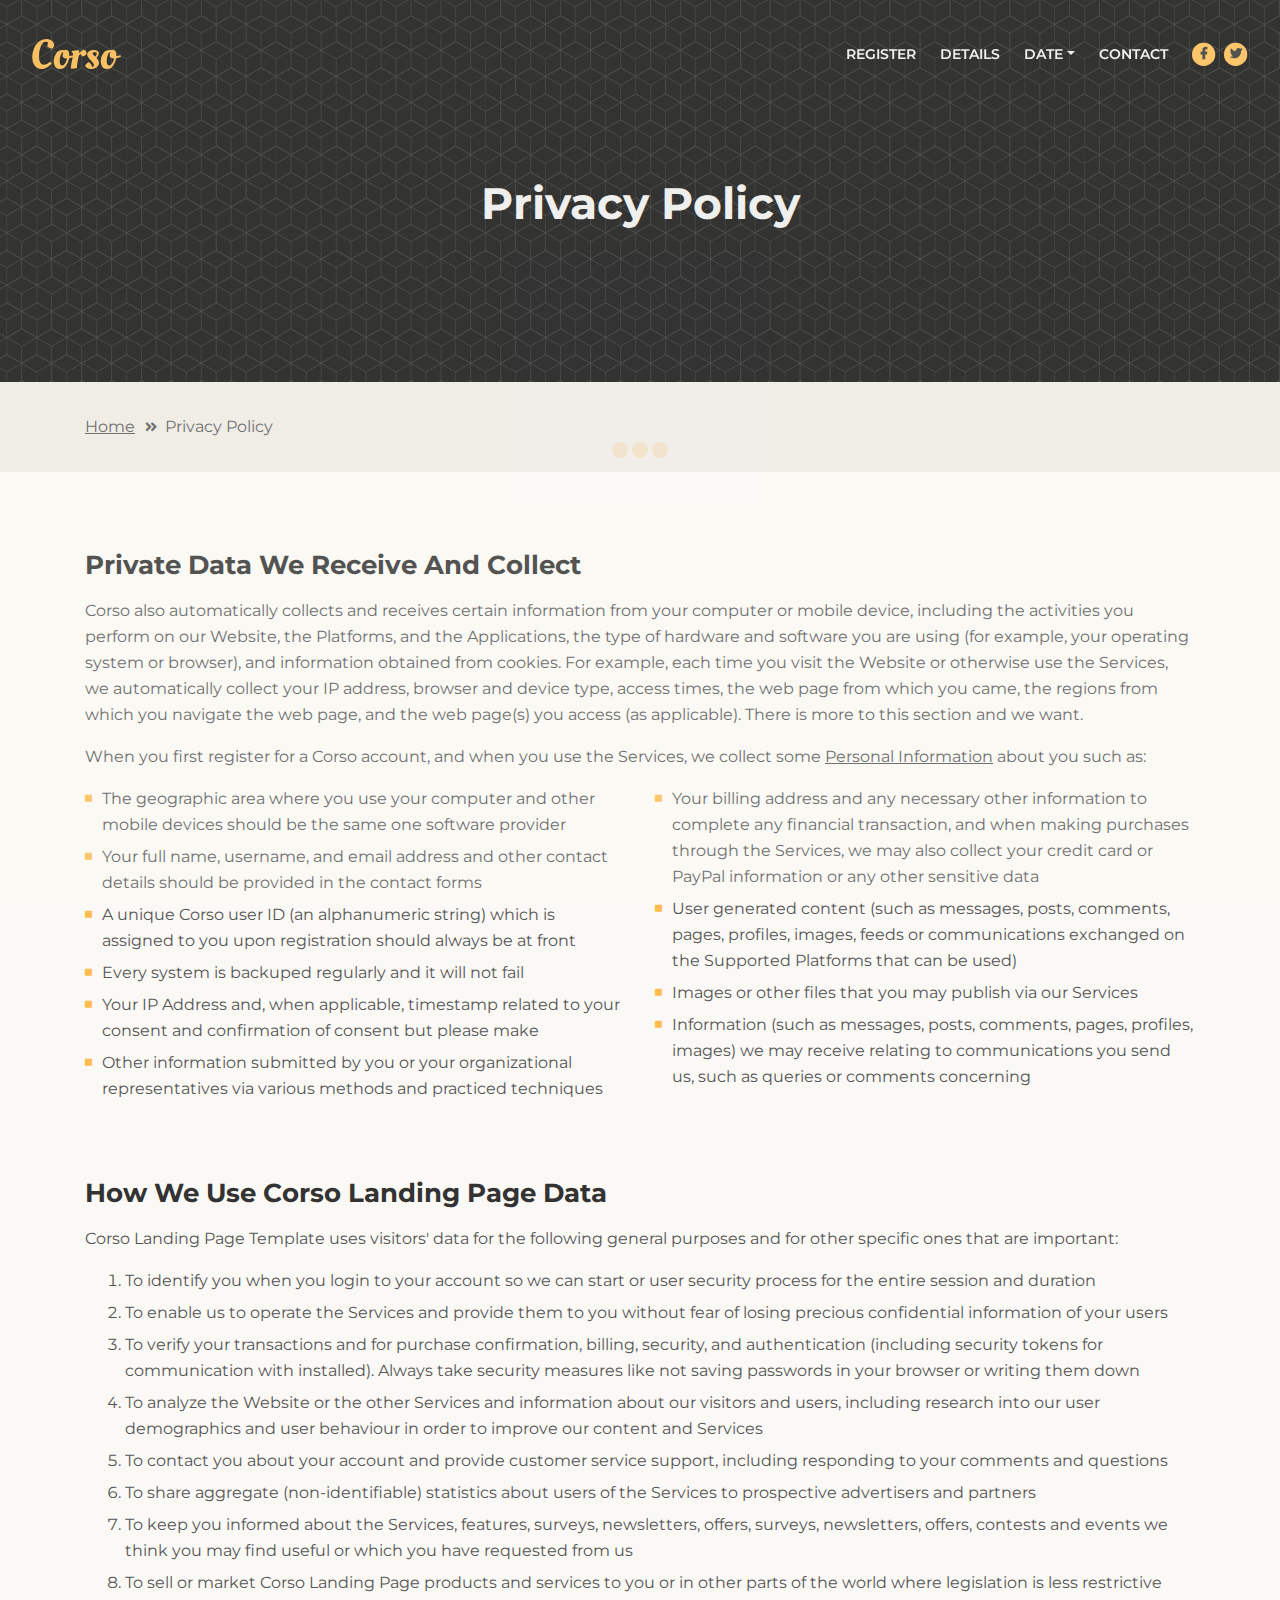
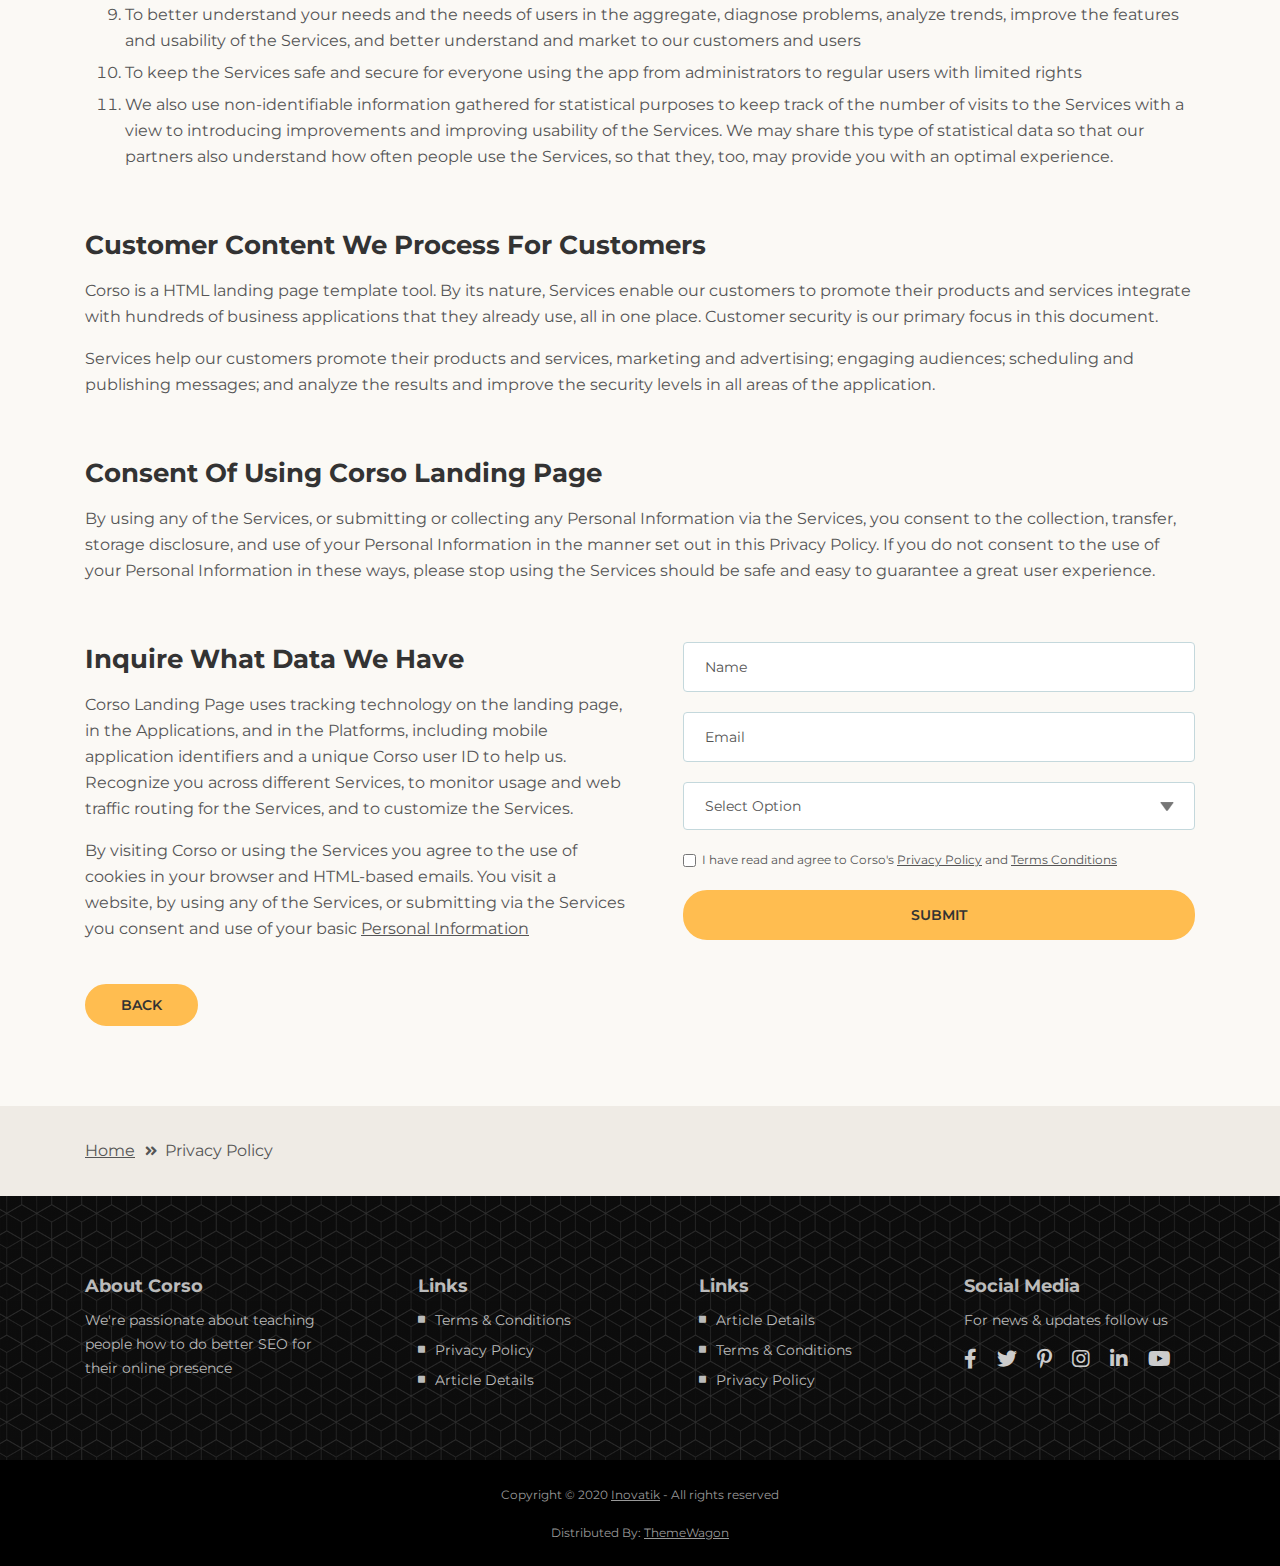
<file: privacy-policy.html>
<!DOCTYPE html>
<html lang="en">
<head>
    <meta charset="utf-8">
    <meta name="viewport" content="width=device-width, initial-scale=1, shrink-to-fit=no">
    
    <!-- SEO Meta Tags -->
    <meta name="description" content="Landing page template built with HTML and Bootstrap 4 for presenting training courses, classes, workshops and for convincing visitors to register using the form.">
    <meta name="author" content="Inovatik">

    <!-- OG Meta Tags to improve the way the post looks when you share the page on LinkedIn, Facebook, Google+ -->
	<meta property="og:site_name" content="" /> <!-- website name -->
	<meta property="og:site" content="" /> <!-- website link -->
	<meta property="og:title" content=""/> <!-- title shown in the actual shared post -->
	<meta property="og:description" content="" /> <!-- description shown in the actual shared post -->
	<meta property="og:image" content="" /> <!-- image link, make sure it's jpg -->
	<meta property="og:url" content="" /> <!-- where do you want your post to link to -->
	<meta property="og:type" content="article" />

    <!-- Website Title -->
    <title>Privacy Policy - Corso</title>
    
    <!-- Styles -->
    <link href="https://fonts.googleapis.com/css?family=Montserrat:400,400i,600,700,700i&display=swap" rel="stylesheet">
    <link href="css/bootstrap.css" rel="stylesheet">
    <link href="css/fontawesome-all.css" rel="stylesheet">
    <link href="css/swiper.css" rel="stylesheet">
	<link href="css/magnific-popup.css" rel="stylesheet">
	<link href="css/styles.css" rel="stylesheet">
	
	<!-- Favicon  -->
    <link rel="icon" href="images/favicon.png">
</head>
<body data-spy="scroll" data-target=".fixed-top">
    
    <!-- Preloader -->
	<div class="spinner-wrapper">
        <div class="spinner">
            <div class="bounce1"></div>
            <div class="bounce2"></div>
            <div class="bounce3"></div>
        </div>
    </div>
    <!-- end of preloader -->
    

    <!-- Navigation -->
    <nav class="navbar navbar-expand-lg navbar-dark navbar-custom fixed-top">

        <!-- Text Logo - Use this if you don't have a graphic logo -->
        <!-- <a class="navbar-brand logo-text page-scroll" href="index.html">Corso</a> -->

        <!-- Image Logo -->
        <a class="navbar-brand logo-image" href="index.html"><img src="images/logo.svg" alt="alternative"></a>
        
        <!-- Mobile Menu Toggle Button -->
        <button class="navbar-toggler" type="button" data-toggle="collapse" data-target="#navbarsExampleDefault" aria-controls="navbarsExampleDefault" aria-expanded="false" aria-label="Toggle navigation">
            <span class="navbar-toggler-awesome fas fa-bars"></span>
            <span class="navbar-toggler-awesome fas fa-times"></span>
        </button>
        <!-- end of mobile menu toggle button -->

        <div class="collapse navbar-collapse" id="navbarsExampleDefault">
            <ul class="navbar-nav ml-auto">
                <li class="nav-item">
                    <a class="nav-link page-scroll" href="index.html#register">REGISTER <span class="sr-only">(current)</span></a>
                </li>
                <li class="nav-item">
                    <a class="nav-link page-scroll" href="index.html#description">DETAILS</a>
                </li>

                <!-- Dropdown Menu -->          
                <li class="nav-item dropdown">
                    <a class="nav-link dropdown-toggle page-scroll" href="index.html#date" id="navbarDropdown" role="button" aria-haspopup="true" aria-expanded="false">DATE</a>
                    <div class="dropdown-menu" aria-labelledby="navbarDropdown">
                        <a class="dropdown-item" href="article-details.html"><span class="item-text">ARTICLE DETAILS</span></a>
                        <div class="dropdown-divider"></div>
                        <a class="dropdown-item" href="terms-conditions.html"><span class="item-text">TERMS CONDITIONS</span></a>
                        <div class="dropdown-divider"></div>
                        <a class="dropdown-item" href="privacy-policy.html"><span class="item-text">PRIVACY POLICY</span></a>
                    </div>
                </li>
                <!-- end of dropdown menu -->

                <li class="nav-item">
                    <a class="nav-link page-scroll" href="index.html#contact">CONTACT</a>
                </li>
            </ul>
            <span class="nav-item social-icons">
                <span class="fa-stack">
                    <a href="#your-link">
                        <i class="fas fa-circle fa-stack-2x"></i>
                        <i class="fab fa-facebook-f fa-stack-1x"></i>
                    </a>
                </span>
                <span class="fa-stack">
                    <a href="#your-link">
                        <i class="fas fa-circle fa-stack-2x"></i>
                        <i class="fab fa-twitter fa-stack-1x"></i>
                    </a>
                </span>
            </span>
        </div>
    </nav> <!-- end of navbar -->
    <!-- end of navigation -->


    <!-- Header -->
    <header id="header" class="ex-header">
        <div class="container">
            <div class="row">
                <div class="col-md-12">
                    <h1 class="white">Privacy Policy</h1>
                </div> <!-- end of col -->
            </div> <!-- end of row -->
        </div> <!-- end of container -->
    </header> <!-- end of ex-header -->
    <!-- end of header -->


    <!-- Breadcrumbs -->
    <div class="ex-basic-1">
        <div class="container">
            <div class="row">
                <div class="col-lg-12">
                    <div class="breadcrumbs">
                        <a href="index.html">Home</a><i class="fa fa-angle-double-right"></i><span>Privacy Policy</span>
                    </div> <!-- end of breadcrumbs -->
                </div> <!-- end of col -->
            </div> <!-- end of row -->
        </div> <!-- end of container -->
    </div> <!-- end of ex-basic-1 -->
    <!-- end of breadcrumbs -->


    <!-- Privacy Content -->
    <div class="ex-basic-2">
        <div class="container">
            <div class="row">
                <div class="col-lg-12">
                    <div class="text-container">
                        <h3>Private Data We Receive And Collect</h3>
                        <p>Corso also automatically collects and receives certain information from your computer or mobile device, including the activities you perform on our Website, the Platforms, and the Applications, the type of hardware and software you are using (for example, your operating system or browser), and information obtained from cookies. For example, each time you visit the Website or otherwise use the Services, we automatically collect your IP address, browser and device type, access times, the web page from which you came, the regions from which you navigate the web page, and the web page(s) you access (as applicable). There is more to this section and we want.</p>
                        <p>When you first register for a Corso account, and when you use the Services, we collect some <a href="#your-link">Personal Information</a> about you such as:</p>
                        <div class="row">
                            <div class="col-md-6">
                                <ul class="list-unstyled li-space-lg">
                                    <li class="media">
                                        <i class="fas fa-square"></i>
                                        <div class="media-body">The geographic area where you use your computer and other mobile devices should be the same one software provider</div>
                                    </li>
                                    <li class="media">
                                        <i class="fas fa-square"></i>
                                        <div class="media-body">Your full name, username, and email address and other contact details should be provided in the contact forms</div>
                                    </li>
                                    <li class="media">
                                        <i class="fas fa-square"></i>
                                        <div class="media-body">A unique Corso user ID (an alphanumeric string) which is assigned to you upon registration should always be at front</div>
                                    </li>
                                    <li class="media">
                                        <i class="fas fa-square"></i>
                                        <div class="media-body">Every system is backuped regularly and it will not fail</div>
                                    </li>
                                    <li class="media">
                                        <i class="fas fa-square"></i>
                                        <div class="media-body">Your IP Address and, when applicable, timestamp related to your consent and confirmation of consent but please make</div>
                                    </li>
                                    <li class="media">
                                        <i class="fas fa-square"></i>
                                        <div class="media-body">Other information submitted by you or your organizational representatives via various methods and practiced techniques</div>
                                    </li>
                                </ul>
                            </div> <!-- end of col -->

                            <div class="col-md-6">
                                <ul class="list-unstyled li-space-lg">
                                    <li class="media">
                                        <i class="fas fa-square"></i>
                                        <div class="media-body">Your billing address and any necessary other information to complete any financial transaction, and when making purchases through the Services, we may also collect your credit card or PayPal information or any other sensitive data</div>
                                    </li>
                                    <li class="media">
                                        <i class="fas fa-square"></i>
                                        <div class="media-body">User generated content (such as messages, posts, comments, pages, profiles, images, feeds or communications exchanged on the Supported Platforms that can be used)</div>
                                    </li>
                                    <li class="media">
                                        <i class="fas fa-square"></i>
                                        <div class="media-body">Images or other files that you may publish via our Services</div>
                                    </li>
                                    <li class="media">
                                        <i class="fas fa-square"></i>
                                        <div class="media-body">Information (such as messages, posts, comments, pages, profiles, images) we may receive relating to communications you send us, such as queries or comments concerning</div>
                                    </li>
                                </ul>
                            </div> <!-- end of col -->
                        </div> <!-- end of row -->
                    </div> <!-- end of text-container-->
                    
                    <div class="text-container">
                        <h3>How We Use Corso Landing Page Data</h3>
                        <p>Corso Landing Page Template uses visitors' data for the following general purposes and for other specific ones that are important:</p>
                        <ol class="li-space-lg">
                            <li>To identify you when you login to your account so we can start or user security process for the entire session and duration</li>
                            <li>To enable us to operate the Services and provide them to you without fear of losing precious confidential information of your users</li>
                            <li>To verify your transactions and for purchase confirmation, billing, security, and authentication (including security tokens for communication with installed). Always take security measures like not saving passwords in your browser or writing them down</li>
                            <li>To analyze the Website or the other Services and information about our visitors and users, including research into our user demographics and user behaviour in order to improve our content and Services</li>
                            <li>To contact you about your account and provide customer service support, including responding to your comments and questions</li>
                            <li>To share aggregate (non-identifiable) statistics about users of the Services to prospective advertisers and partners</li>
                            <li>To keep you informed about the Services, features, surveys, newsletters, offers, surveys, newsletters, offers, contests and events we think you may find useful or which you have requested from us</li>
                            <li>To sell or market Corso Landing Page products and services to you or in other parts of the world where legislation is less restrictive</li>
                            <li>To better understand your needs and the needs of users in the aggregate, diagnose problems, analyze trends, improve the features and usability of the Services, and better understand and market to our customers and users</li>
                            <li>To keep the Services safe and secure for everyone using the app from administrators to regular users with limited rights</li>
                            <li>We also use non-identifiable information gathered for statistical purposes to keep track of the number of visits to the Services with a view to introducing improvements and improving usability of the Services. We may share this type of statistical data so that our partners also understand how often people use the Services, so that they, too, may provide you with an optimal experience.</li>
                        </ol>
                    </div> <!-- end of text-container -->

                    <div class="text-container">
                        <h3>Customer Content We Process For Customers</h3>
                        <p>Corso is a HTML landing page template tool. By its nature, Services enable our customers to promote their products and services integrate with hundreds of business applications that they already use, all in one place. Customer security is our primary focus in this document.</p>
                        <p>Services help our customers promote their products and services, marketing and advertising; engaging audiences; scheduling and publishing messages; and analyze the results and improve the security levels in all areas of the application.</p>
                    </div> <!-- end of text container -->

                    <div class="text-container">
                        <h3>Consent Of Using Corso Landing Page</h3>
					    <p>By using any of the Services, or submitting or collecting any Personal Information via the Services, you consent to the collection, transfer, storage disclosure, and use of your Personal Information in the manner set out in this Privacy Policy. If you do not consent to the use of your Personal Information in these ways, please stop using the Services should be safe and easy to guarantee a great user experience.</p>
                    </div> <!-- end of text-container -->
                                       
                    <div class="row">
                        <div class="col-md-6">
                            <div class="text-container last">
                                <h3>Inquire What Data We Have</h3>
                                <p>Corso Landing Page uses tracking technology on the landing page, in the Applications, and in the Platforms, including mobile application identifiers and a unique Corso user ID to help us. Recognize you across different Services, to monitor usage and web traffic routing for the Services, and to customize the Services.</p>
                                <p>By visiting Corso or using the Services you agree to the use of cookies in your browser and HTML-based emails. You visit a website, by using any of the Services, or submitting via the Services you consent and use of your basic <a href="#your-link">Personal Information</a></p>
                            </div> <!-- end of text container -->
                        </div> <!-- end of col-->
                        <div class="col-md-6">

                            <!-- Privacy Form -->
                            <div class="form-container">
                                <form id="privacyForm" data-toggle="validator" data-focus="false">
                                    <div class="form-group">
                                        <input type="text" class="form-control-input" id="pname" required>
                                        <label class="label-control" for="pname">Name</label>
                                        <div class="help-block with-errors"></div>
                                    </div>
                                    <div class="form-group">
                                        <input type="email" class="form-control-input" id="pemail" required>
                                        <label class="label-control" for="pemail">Email</label>
                                        <div class="help-block with-errors"></div>
                                    </div>
                                    <div class="form-group">
                                        <select class="form-control-select" id="pselect" required>
                                            <option class="select-option" value="" disabled selected>Select Option</option>
                                            <option class="select-option" value="Delete data">Delete my data</option>
                                            <option class="select-option" value="Show me data">Show me my data</option>
                                        </select>
                                        <div class="help-block with-errors"></div>
                                    </div>
                                    <div class="form-group checkbox">
                                        <input type="checkbox" id="pterms" value="Agreed-to-Terms" required>I have read and agree to Corso's <a href="privacy-policy.html">Privacy Policy</a> and <a href="terms-conditions.html">Terms Conditions</a>
                                        <div class="help-block with-errors"></div>
                                    </div>
                                    <div class="form-group">
                                        <button type="submit" class="form-control-submit-button">SUBMIT</button>
                                    </div>
                                    <div class="form-message">
                                        <div id="pmsgSubmit" class="h3 text-center hidden"></div>
                                    </div>
                                </form>
                            </div> <!-- end of form container -->
                            <!-- end of privacy form -->

                        </div> <!-- end of col--> 
                    </div> <!-- end of row -->
                    <a class="btn-solid-reg" href="index.html">BACK</a>
                </div> <!-- end of col-->
            </div> <!-- end of row -->
        </div> <!-- end of container -->
    </div> <!-- end of ex-basic-2 -->
    <!-- end of privacy content -->


    <!-- Breadcrumbs -->
    <div class="ex-basic-1">
        <div class="container">
            <div class="row">
                <div class="col-lg-12">
                    <div class="breadcrumbs">
                        <a href="index.html">Home</a><i class="fa fa-angle-double-right"></i><span>Privacy Policy</span>
                    </div> <!-- end of breadcrumbs -->
                </div> <!-- end of col -->
            </div> <!-- end of row -->
        </div> <!-- end of container -->
    </div> <!-- end of ex-basic-1 -->
    <!-- end of breadcrumbs -->

    
    <!-- Footer -->
    <div class="footer">
        <div class="container">
            <div class="row">
                <div class="col-md-3">
                    <div class="footer-col first">
                        <h5>About Corso</h5>
                        <p class="p-small">We're passionate about teaching people how to do better SEO for their online presence</p>
                    </div>
                </div> <!-- end of col -->
                <div class="col-md-3">
                    <div class="footer-col second">
                        <h5>Links</h5>
                        <ul class="list-unstyled li-space-lg p-small">
                            <li class="media">
                                <i class="fas fa-square"></i>
                                <div class="media-body"><a href="terms-conditions.html">Terms & Conditions</a></div>
                            </li>
                            <li class="media">
                                <i class="fas fa-square"></i>
                                <div class="media-body"><a href="privacy-policy.html">Privacy Policy</a></div>
                            </li>
                            <li class="media">
                                <i class="fas fa-square"></i>
                                <div class="media-body"><a href="article-details.html">Article Details</a></div>
                            </li>
                        </ul>
                    </div>
                </div> <!-- end of col -->
                <div class="col-md-3">
                    <div class="footer-col third">
                        <h5>Links</h5>
                        <ul class="list-unstyled li-space-lg p-small">
                            <li class="media">
                                <i class="fas fa-square"></i>
                                <div class="media-body"><a href="article-details.html">Article Details</a></div>
                            </li>
                            <li class="media">
                                <i class="fas fa-square"></i>
                                <div class="media-body"><a href="terms-conditions.html">Terms & Conditions</a></div>
                            </li>
                            <li class="media">
                                <i class="fas fa-square"></i>
                                <div class="media-body"><a href="privacy-policy.html">Privacy Policy</a></div>
                            </li>
                        </ul>
                    </div>
                </div> <!-- end of col -->
                <div class="col-md-3">
                    <div class="footer-col fourth">
                        <h5>Social Media</h5>
                        <p class="p-small">For news & updates follow us</p>
                        <a href="#your-link">
                            <i class="fab fa-facebook-f"></i>
                        </a>
                        <a href="#your-link">
                            <i class="fab fa-twitter"></i>
                        </a>
                        <a href="#your-link">
                            <i class="fab fa-pinterest-p"></i>
                        </a>
                        <a href="#your-link">
                            <i class="fab fa-instagram"></i>
                        </a>
                        <a href="#your-link">
                            <i class="fab fa-linkedin-in"></i>
                        </a>
                        <a href="#your-link">
                            <i class="fab fa-youtube"></i>
                        </a>
                    </div> 
                </div> <!-- end of col -->
            </div> <!-- end of row -->
        </div> <!-- end of container -->
    </div> <!-- end of footer -->  
    <!-- end of footer -->


    <!-- Copyright -->
    <div class="copyright">
        <div class="container">
            <div class="row">
                <div class="col-lg-12">
                    <p class="p-small">Copyright © 2020 <a href="https://inovatik.com">Inovatik</a> - All rights reserved</p>
                    <p class="p-small">Distributed By: <a href="https://themewagon.com" target="_blank">ThemeWagon</a></p>
                </div> <!-- end of col -->
            </div> <!-- enf of row -->
        </div> <!-- end of container -->
    </div> <!-- end of copyright --> 
    <!-- end of copyright -->
    
    	
    <!-- Scripts -->
    <script src="js/jquery.min.js"></script> <!-- jQuery for Bootstrap's JavaScript plugins -->
    <script src="js/popper.min.js"></script> <!-- Popper tooltip library for Bootstrap -->
    <script src="js/bootstrap.min.js"></script> <!-- Bootstrap framework -->
    <script src="js/jquery.easing.min.js"></script> <!-- jQuery Easing for smooth scrolling between anchors -->
    <script src="js/jquery.countdown.min.js"></script> <!-- The Final Countdown plugin for jQuery -->
    <script src="js/swiper.min.js"></script> <!-- Swiper for image and text sliders -->
    <script src="js/jquery.magnific-popup.js"></script> <!-- Magnific Popup for lightboxes -->
    <script src="js/validator.min.js"></script> <!-- Validator.js - Bootstrap plugin that validates forms -->
    <script src="js/scripts.js"></script> <!-- Custom scripts -->
</body>
</html>
</file>
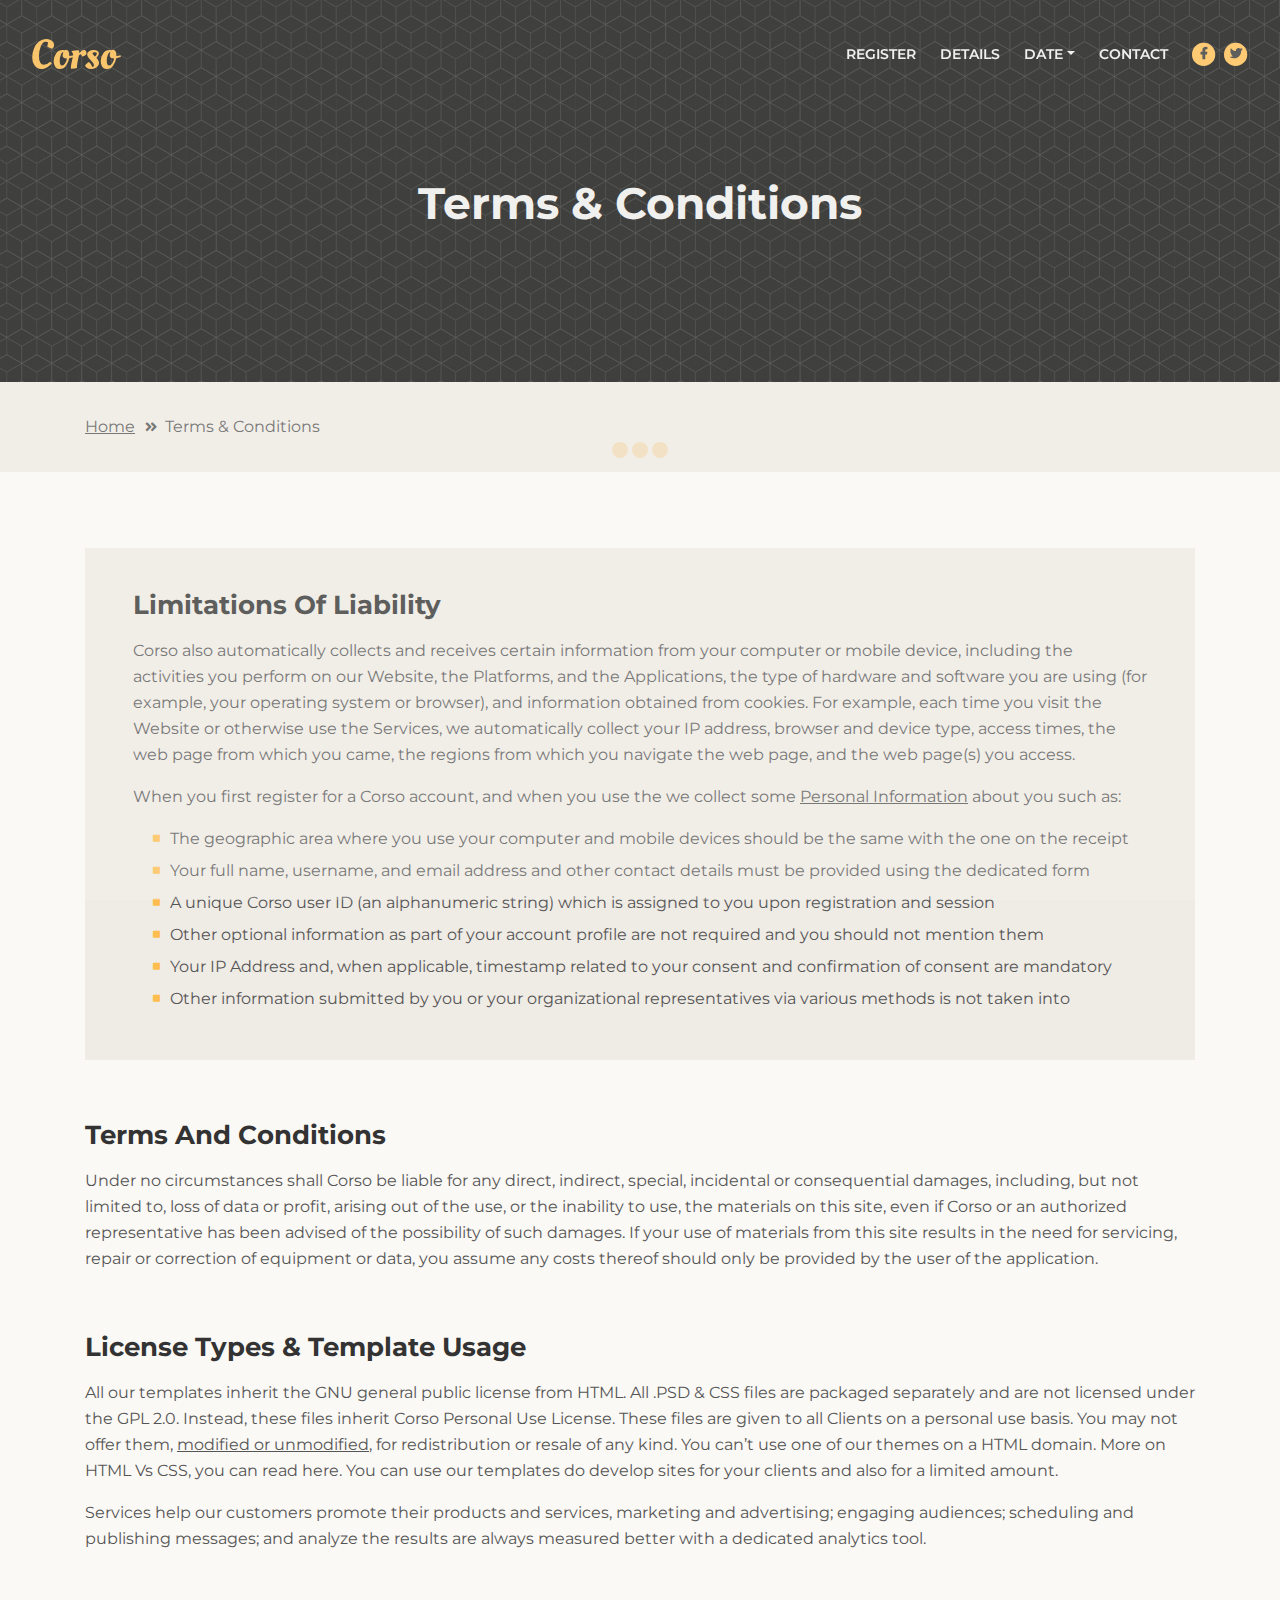
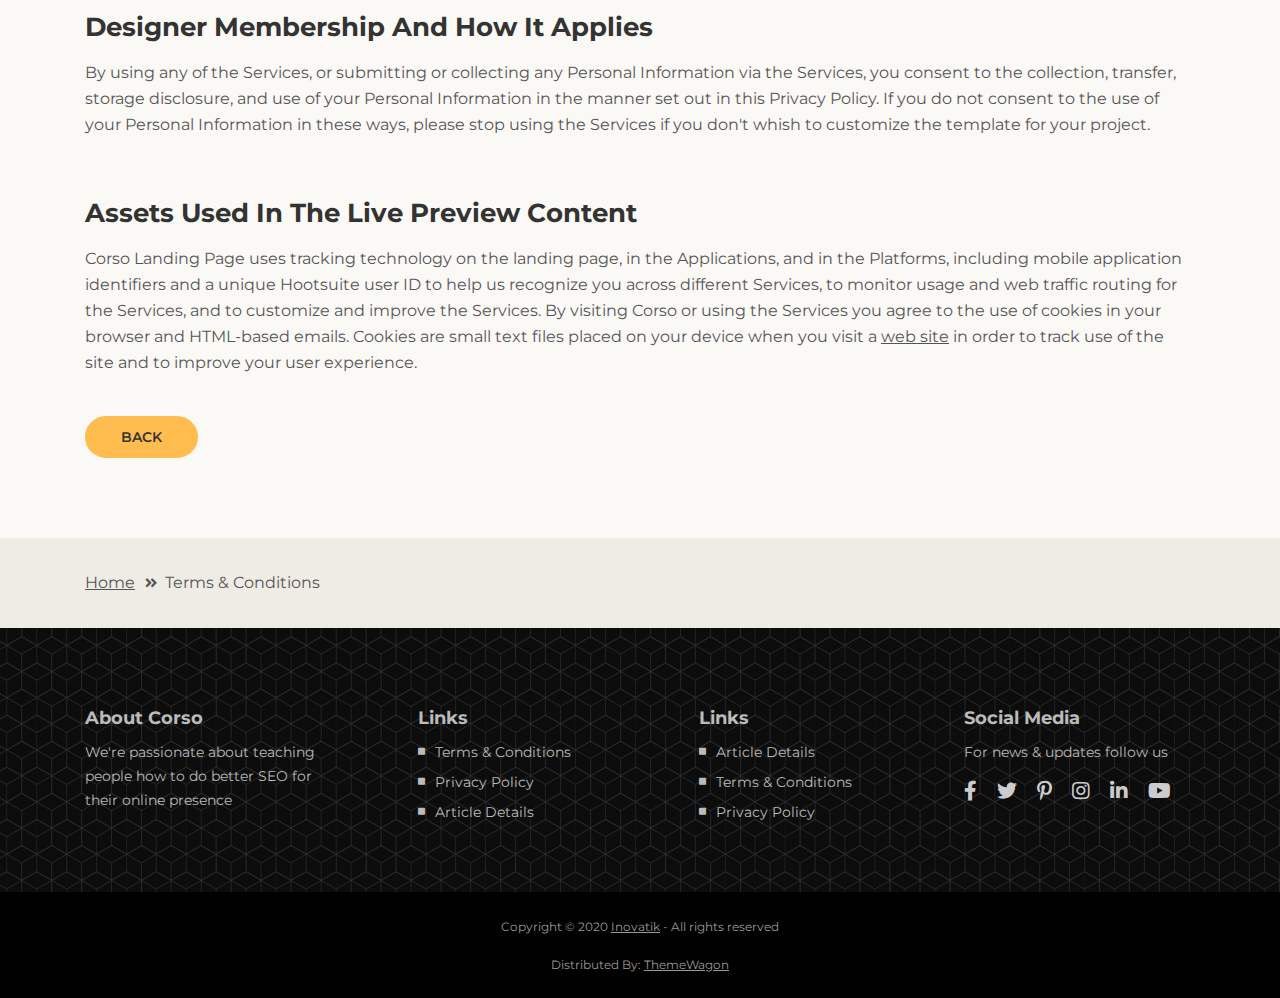
<file: terms-conditions.html>
<!DOCTYPE html>
<html lang="en">
<head>
    <meta charset="utf-8">
    <meta name="viewport" content="width=device-width, initial-scale=1, shrink-to-fit=no">
    
    <!-- SEO Meta Tags -->
    <meta name="description" content="Landing page template built with HTML and Bootstrap 4 for presenting training courses, classes, workshops and for convincing visitors to register using the form.">
    <meta name="author" content="Inovatik">

    <!-- OG Meta Tags to improve the way the post looks when you share the page on LinkedIn, Facebook, Google+ -->
	<meta property="og:site_name" content="" /> <!-- website name -->
	<meta property="og:site" content="" /> <!-- website link -->
	<meta property="og:title" content=""/> <!-- title shown in the actual shared post -->
	<meta property="og:description" content="" /> <!-- description shown in the actual shared post -->
	<meta property="og:image" content="" /> <!-- image link, make sure it's jpg -->
	<meta property="og:url" content="" /> <!-- where do you want your post to link to -->
	<meta property="og:type" content="article" />

    <!-- Website Title -->
    <title>Terms Conditions - Corso</title>
    
    <!-- Styles -->
    <link href="https://fonts.googleapis.com/css?family=Montserrat:400,400i,600,700,700i&display=swap" rel="stylesheet">
    <link href="css/bootstrap.css" rel="stylesheet">
    <link href="css/fontawesome-all.css" rel="stylesheet">
    <link href="css/swiper.css" rel="stylesheet">
	<link href="css/magnific-popup.css" rel="stylesheet">
	<link href="css/styles.css" rel="stylesheet">
	
	<!-- Favicon  -->
    <link rel="icon" href="images/favicon.png">
</head>
<body data-spy="scroll" data-target=".fixed-top">
    
    <!-- Preloader -->
	<div class="spinner-wrapper">
        <div class="spinner">
            <div class="bounce1"></div>
            <div class="bounce2"></div>
            <div class="bounce3"></div>
        </div>
    </div>
    <!-- end of preloader -->
    

    <!-- Navigation -->
    <nav class="navbar navbar-expand-lg navbar-dark navbar-custom fixed-top">

        <!-- Text Logo - Use this if you don't have a graphic logo -->
        <!-- <a class="navbar-brand logo-text page-scroll" href="index.html">Corso</a> -->

        <!-- Image Logo -->
        <a class="navbar-brand logo-image" href="index.html"><img src="images/logo.svg" alt="alternative"></a>
        
        <!-- Mobile Menu Toggle Button -->
        <button class="navbar-toggler" type="button" data-toggle="collapse" data-target="#navbarsExampleDefault" aria-controls="navbarsExampleDefault" aria-expanded="false" aria-label="Toggle navigation">
            <span class="navbar-toggler-awesome fas fa-bars"></span>
            <span class="navbar-toggler-awesome fas fa-times"></span>
        </button>
        <!-- end of mobile menu toggle button -->

        <div class="collapse navbar-collapse" id="navbarsExampleDefault">
            <ul class="navbar-nav ml-auto">
                <li class="nav-item">
                    <a class="nav-link page-scroll" href="index.html#register">REGISTER <span class="sr-only">(current)</span></a>
                </li>
                <li class="nav-item">
                    <a class="nav-link page-scroll" href="index.html#description">DETAILS</a>
                </li>

                <!-- Dropdown Menu -->          
                <li class="nav-item dropdown">
                    <a class="nav-link dropdown-toggle page-scroll" href="index.html#date" id="navbarDropdown" role="button" aria-haspopup="true" aria-expanded="false">DATE</a>
                    <div class="dropdown-menu" aria-labelledby="navbarDropdown">
                        <a class="dropdown-item" href="article-details.html"><span class="item-text">ARTICLE DETAILS</span></a>
                        <div class="dropdown-divider"></div>
                        <a class="dropdown-item" href="terms-conditions.html"><span class="item-text">TERMS CONDITIONS</span></a>
                        <div class="dropdown-divider"></div>
                        <a class="dropdown-item" href="privacy-policy.html"><span class="item-text">PRIVACY POLICY</span></a>
                    </div>
                </li>
                <!-- end of dropdown menu -->

                <li class="nav-item">
                    <a class="nav-link page-scroll" href="index.html#contact">CONTACT</a>
                </li>
            </ul>
            <span class="nav-item social-icons">
                <span class="fa-stack">
                    <a href="#your-link">
                        <i class="fas fa-circle fa-stack-2x"></i>
                        <i class="fab fa-facebook-f fa-stack-1x"></i>
                    </a>
                </span>
                <span class="fa-stack">
                    <a href="#your-link">
                        <i class="fas fa-circle fa-stack-2x"></i>
                        <i class="fab fa-twitter fa-stack-1x"></i>
                    </a>
                </span>
            </span>
        </div>
    </nav> <!-- end of navbar -->
    <!-- end of navigation -->


    <!-- Header -->
    <header id="header" class="ex-header">
        <div class="container">
            <div class="row">
                <div class="col-lg-12">
                    <h1 class="white">Terms & Conditions</h1>
                </div> <!-- end of col -->
            </div> <!-- end of row -->
        </div> <!-- end of container -->
    </header> <!-- end of ex-header -->
    <!-- end of header -->


    <!-- Breadcrumbs -->
    <div class="ex-basic-1">
        <div class="container">
            <div class="row">
                <div class="col-lg-12">
                    <div class="breadcrumbs">
                        <a href="index.html">Home</a><i class="fa fa-angle-double-right"></i><span>Terms & Conditions</span>
                    </div> <!-- end of breadcrumbs -->
                </div> <!-- end of col -->
            </div> <!-- end of row -->
        </div> <!-- end of container -->
    </div> <!-- end of ex-basic-1 -->
    <!-- end of breadcrumbs -->


    <!-- Terms Content -->
    <div class="ex-basic-2">
        <div class="container">
            <div class="row">
                <div class="col-lg-12">
                    <div class="text-container dark">
                        <h3>Limitations Of Liability</h3>
                        <p>Corso also automatically collects and receives certain information from your computer or mobile device, including the activities you perform on our Website, the Platforms, and the Applications, the type of hardware and software you are using (for example, your operating system or browser), and information obtained from cookies. For example, each time you visit the Website or otherwise use the Services, we automatically collect your IP address, browser and device type, access times, the web page from which you came, the regions from which you navigate the web page, and the web page(s) you access.</p>
                        <p>When you first register for a Corso account, and when you use the we collect some <a href="#your-link">Personal Information</a> about you such as:</p>
                        <ul class="list-unstyled li-space-lg indent">
                            <li class="media">
                                <i class="fas fa-square"></i>
                                <div class="media-body">The geographic area where you use your computer and mobile devices should be the same with the one on the receipt</div>
                            </li>
                            <li class="media">
                                <i class="fas fa-square"></i>
                                <div class="media-body">Your full name, username, and email address and other contact details must be provided using the dedicated form</div>
                            </li>
                            <li class="media">
                                <i class="fas fa-square"></i>
                                <div class="media-body">A unique Corso user ID (an alphanumeric string) which is assigned to you upon registration and session</div>
                            </li>
                            <li class="media">
                                <i class="fas fa-square"></i>
                                <div class="media-body">Other optional information as part of your account profile are not required and you should not mention them</div>
                            </li>
                            <li class="media">
                                <i class="fas fa-square"></i>
                                <div class="media-body">Your IP Address and, when applicable, timestamp related to your consent and confirmation of consent are mandatory</div>
                            </li>
                            <li class="media">
                                <i class="fas fa-square"></i>
                                <div class="media-body">Other information submitted by you or your organizational representatives via various methods is not taken into</div>
                            </li>
                        </ul>
                    </div> <!-- end of text-container -->
                    
                    <div class="text-container">
                        <h3>Terms And Conditions</h3>
                        <p>Under no circumstances shall Corso be liable for any direct, indirect, special, incidental or consequential damages, including, but not limited to, loss of data or profit, arising out of the use, or the inability to use, the materials on this site, even if Corso or an authorized representative has been advised of the possibility of such damages. If your use of materials from this site results in the need for servicing, repair or correction of equipment or data, you assume any costs thereof should only be provided by the user of the application.</p>
                    </div> <!-- end of text-container -->

                    <div class="text-container">
                        <h3>License Types & Template Usage</h3>
                        <p>All our templates inherit the GNU general public license from HTML. All .PSD & CSS files are packaged separately and are not licensed under the GPL 2.0. Instead, these files inherit Corso Personal Use License. These files are given to all Clients on a personal use basis. You may not offer them, <a href="#your-link">modified or unmodified</a>, for redistribution or resale of any kind. You can’t use one of our themes on a HTML domain. More on HTML Vs CSS, you can read here. You can use our templates do develop sites for your clients and also for a limited amount.</p>
                        <p>Services help our customers promote their products and services, marketing and advertising; engaging audiences; scheduling and publishing messages; and analyze the results are always measured better with a dedicated analytics tool.</p>
                    </div> <!-- end of text-container -->

                    <div class="text-container">
                        <h3>Designer Membership And How It Applies</h3>
                        <p>By using any of the Services, or submitting or collecting any Personal Information via the Services, you consent to the collection, transfer, storage disclosure, and use of your Personal Information in the manner set out in this Privacy Policy. If you do not consent to the use of your Personal Information in these ways, please stop using the Services if you don't whish to customize the template for your project.</p>
                    </div> <!-- end of text-container -->
                    
                    <div class="text-container last">
                        <h3>Assets Used In The Live Preview Content</h3>
                        <p>Corso Landing Page uses tracking technology on the landing page, in the Applications, and in the Platforms, including mobile application identifiers and a unique Hootsuite user ID to help us recognize you across different Services, to monitor usage and web traffic routing for the Services, and to customize and improve the Services. By visiting Corso or using the Services you agree to the use of cookies in your browser and HTML-based emails. Cookies are small text files placed on your device when you visit a <a href="#your-link">web site</a> in order to track use of the site and to improve your user experience.</p>
                        <a class="btn-solid-reg" href="index.html">BACK</a>
                    </div> <!-- end of text-container -->
                </div>
            </div> <!-- end of row -->
        </div> <!-- end of container -->
    </div> <!-- end of ex-basic -->
    <!-- end of terms content -->

    
    <!-- Breadcrumbs -->
    <div class="ex-basic-1">
        <div class="container">
            <div class="row">
                <div class="col-lg-12">
                    <div class="breadcrumbs">
                        <a href="index.html">Home</a><i class="fa fa-angle-double-right"></i><span>Terms & Conditions</span>
                    </div> <!-- end of breadcrumbs -->
                </div> <!-- end of col -->
            </div> <!-- end of row -->
        </div> <!-- end of container -->
    </div> <!-- end of ex-basic-1 -->
    <!-- end of breadcrumbs -->


    <!-- Footer -->
    <div class="footer">
        <div class="container">
            <div class="row">
                <div class="col-md-3">
                    <div class="footer-col first">
                        <h5>About Corso</h5>
                        <p class="p-small">We're passionate about teaching people how to do better SEO for their online presence</p>
                    </div>
                </div> <!-- end of col -->
                <div class="col-md-3">
                    <div class="footer-col second">
                        <h5>Links</h5>
                        <ul class="list-unstyled li-space-lg p-small">
                            <li class="media">
                                <i class="fas fa-square"></i>
                                <div class="media-body"><a href="terms-conditions.html">Terms & Conditions</a></div>
                            </li>
                            <li class="media">
                                <i class="fas fa-square"></i>
                                <div class="media-body"><a href="privacy-policy.html">Privacy Policy</a></div>
                            </li>
                            <li class="media">
                                <i class="fas fa-square"></i>
                                <div class="media-body"><a href="article-details.html">Article Details</a></div>
                            </li>
                        </ul>
                    </div>
                </div> <!-- end of col -->
                <div class="col-md-3">
                    <div class="footer-col third">
                        <h5>Links</h5>
                        <ul class="list-unstyled li-space-lg p-small">
                            <li class="media">
                                <i class="fas fa-square"></i>
                                <div class="media-body"><a href="article-details.html">Article Details</a></div>
                            </li>
                            <li class="media">
                                <i class="fas fa-square"></i>
                                <div class="media-body"><a href="terms-conditions.html">Terms & Conditions</a></div>
                            </li>
                            <li class="media">
                                <i class="fas fa-square"></i>
                                <div class="media-body"><a href="privacy-policy.html">Privacy Policy</a></div>
                            </li>
                        </ul>
                    </div>
                </div> <!-- end of col -->
                <div class="col-md-3">
                    <div class="footer-col fourth">
                        <h5>Social Media</h5>
                        <p class="p-small">For news & updates follow us</p>
                        <a href="#your-link">
                            <i class="fab fa-facebook-f"></i>
                        </a>
                        <a href="#your-link">
                            <i class="fab fa-twitter"></i>
                        </a>
                        <a href="#your-link">
                            <i class="fab fa-pinterest-p"></i>
                        </a>
                        <a href="#your-link">
                            <i class="fab fa-instagram"></i>
                        </a>
                        <a href="#your-link">
                            <i class="fab fa-linkedin-in"></i>
                        </a>
                        <a href="#your-link">
                            <i class="fab fa-youtube"></i>
                        </a>
                    </div> 
                </div> <!-- end of col -->
            </div> <!-- end of row -->
        </div> <!-- end of container -->
    </div> <!-- end of footer -->  
    <!-- end of footer -->


    <!-- Copyright -->
    <div class="copyright">
        <div class="container">
            <div class="row">
                <div class="col-lg-12">
                    <p class="p-small">Copyright © 2020 <a href="https://inovatik.com">Inovatik</a> - All rights reserved</p>
                    <p class="p-small">Distributed By: <a href="https://themewagon.com" target="_blank">ThemeWagon</a></p>
                </div> <!-- end of col -->
            </div> <!-- enf of row -->
        </div> <!-- end of container -->
    </div> <!-- end of copyright --> 
    <!-- end of copyright -->
    
    	
    <!-- Scripts -->
    <script src="js/jquery.min.js"></script> <!-- jQuery for Bootstrap's JavaScript plugins -->
    <script src="js/popper.min.js"></script> <!-- Popper tooltip library for Bootstrap -->
    <script src="js/bootstrap.min.js"></script> <!-- Bootstrap framework -->
    <script src="js/jquery.easing.min.js"></script> <!-- jQuery Easing for smooth scrolling between anchors -->
    <script src="js/jquery.countdown.min.js"></script> <!-- The Final Countdown plugin for jQuery -->
    <script src="js/swiper.min.js"></script> <!-- Swiper for image and text sliders -->
    <script src="js/jquery.magnific-popup.js"></script> <!-- Magnific Popup for lightboxes -->
    <script src="js/validator.min.js"></script> <!-- Validator.js - Bootstrap plugin that validates forms -->
    <script src="js/scripts.js"></script> <!-- Custom scripts -->
</body>
</html>
</file>
<file: documentation/css/styles.css>
/**************************/
/*     General Styles     */
/**************************/
body {
	overflow-x: hidden;
	font: 400 15px/1.8em "Open Sans", sans-serif; 
}

p {
	font: 400 15px/1.7em "Open Sans", sans-serif; 
}

h1 {
	margin-bottom: 20px;
}

h3 {
	margin-top: 62px;
}

a {
	color: #2658d5;
	font-weight: 600;
	text-decoration: none;
}
 
a:hover {
	text-decoration: none;
}

hr {
	margin-top: 60px;
	margin-bottom: 40px;
}

pre.code-format {
	max-width: 1000px;
	line-height:1.7em;
	white-space: pre-wrap;       /* Since CSS 2.1 */
    white-space: -moz-pre-wrap;  /* Mozilla, since 1999 */
    white-space: -pre-wrap;      /* Opera 4-6 */
    white-space: -o-pre-wrap;    /* Opera 7 */
    word-wrap: break-word;       /* Internet Explorer 5.5+ */
	margin-top: 20px;
	margin-bottom: -5px;
}



/************************/
/*     Page Content     */
/************************/
#wrapper {
    padding-left: 0;
    -webkit-transition: all 0.5s ease;
    -moz-transition: all 0.5s ease;
    -o-transition: all 0.5s ease;
    transition: all 0.5s ease;
}

#wrapper.toggled {
    padding-left: 250px;
}

#sidebar-wrapper {
    z-index: 1000;
    position: fixed;
    left: 250px;
    width: 0;
    height: 100%;
    margin-left: -250px;
    overflow-y: auto;
    background: #000;
    -webkit-transition: all 0.5s ease;
    -moz-transition: all 0.5s ease;
    -o-transition: all 0.5s ease;
    transition: all 0.5s ease;
}

#sidebar-wrapper p {
	display: block;
	color: #fff;
	font-size: 22px;
	margin-left: 20px;
	margin-top: 40px;
}

#wrapper.toggled #sidebar-wrapper {
    width: 250px;
}

#page-content-wrapper {
    width: 100%;
    position: absolute;
    padding: 15px;
}

#page-content-wrapper .code {
	font: 400 14px/1.6em "Source Code Pro", sans-serif; 
	color: #c22525;
}

#page-content-wrapper hr {
	border-top: 1px solid #dfdfdf; 
}

#wrapper.toggled #page-content-wrapper {
    position: absolute;
    margin-right: -250px;
}

.separator {
	margin-bottom: 15px;
}

.footer {
	margin-top: 60px;
	color: grey;
}


/**************************/
/*     Sidebar Styles     */
/**************************/
.sidebar-nav {
    position: absolute;
    top: 0;
    width: 250px;
    margin: 0;
    padding: 0;
    list-style: none;
}

.sidebar-nav li {
    padding-top: 0.5rem;
    padding-bottom: 0.5rem;
}

.sidebar-nav li a {
    padding-left: 20px;
    line-height: 20px;
}

.sidebar-nav li a {
    display: inline-block;
    text-decoration: none;
    color: #999999;
}

.sidebar-nav li:hover {
    text-decoration: none;
    background: rgba(255,255,255,0.2);
}

.sidebar-nav li:hover a {
    color: #fff;
}

.sidebar-nav li a:active,
.sidebar-nav li a:focus {
	color: #fff;
}

.sidebar-nav > .sidebar-brand {
    font-size: 18px;
    line-height: 22px;
	margin-top: 140px;
	color: #fff;
	text-align: left;
}

.sidebar-nav > .sidebar-brand a {
    color: #999999;
}

.sidebar-nav > .sidebar-brand a:hover {
    color: #fff;
    background: none;
}


/*************************/
/*     Media Queries     */
/*************************/
@media(min-width:768px) {
    #wrapper {
        padding-left: 250px;
    }

    #wrapper.toggled {
        padding-left: 0;
    }

    #sidebar-wrapper {
        width: 250px;
    }

    #wrapper.toggled #sidebar-wrapper {
        width: 0;
    }

    #page-content-wrapper {
        padding: 20px;
        position: relative;
    }

    #wrapper.toggled #page-content-wrapper {
        position: relative;
        margin-right: 0;
    }
}
</file>
<file: css/styles.css>
/* Template: Corso - Free Training Course Landing Page Template
   Author: Inovatik
   Created: Nov 2019
   Description: Master CSS file
*/

/*****************************************
Table Of Contents:

01. General Styles
02. Preloader
03. Navigation
04. Header
05. Registration
06. Partners
07. Instructor
08. Description
09. Students
10. Details Lightbox
11. Video
12. Takeaways
13. Testimonials
14. Date
15. Newsletter
16. Contact
17. Footer
18. Copyright
19. Back To Top Button
20. Extra Pages
21. Media Queries
******************************************/

/*****************************************
Colors:
- Backgrounds - light gray #fbf9f5
- Backgrounds, buttons - yellow #ffbd50
- Headings text, navbar links - black #333
- Body text - dark gray #555
******************************************/

/******************************/
/*     01. General Styles     */
/******************************/
body,
html {
  width: 100%;
  height: 100%;
}

body,
p {
  color: #555;
  font: 400 1rem/1.625rem "Montserrat", sans-serif;
}

.p-large {
  font: 400 1.125rem/1.75rem "Montserrat", sans-serif;
}

.p-small {
  font: 400 0.875rem/1.5rem "Montserrat", sans-serif;
}

.p-heading {
  margin-bottom: 3.75rem;
}

h1 {
  color: #333;
  font: 700 2.75rem/3.375rem "Montserrat", sans-serif;
}

h2 {
  color: #333;
  font: 700 2.25rem/2.875rem "Montserrat", sans-serif;
}

h3 {
  color: #333;
  font: 700 1.625rem/2.125rem "Montserrat", sans-serif;
}

h4 {
  color: #333;
  font: 700 1.25rem/1.875rem "Montserrat", sans-serif;
}

h5 {
  color: #333;
  font: 700 1.125rem/1.75rem "Montserrat", sans-serif;
}

h6 {
  color: #333;
  font: 700 1rem/1.625rem "Montserrat", sans-serif;
}

.testimonial-text {
  font-style: italic;
}

.testimonial-author {
  font-weight: 700;
  font-size: 1rem;
  line-height: 1.625rem;
}

.li-space-lg li {
  margin-bottom: 0.375rem;
}

.indent {
  padding-left: 1.25rem;
}

a {
  color: #555;
  text-decoration: underline;
}

a:hover {
  color: #555;
  text-decoration: underline;
}

.white {
  color: #eee;
}

.btn-solid-reg {
  display: inline-block;
  padding: 1.1875rem 2.125rem 1.1875rem 2.125rem;
  border: 0.125rem solid #ffbd50;
  border-radius: 2rem;
  background-color: #ffbd50;
  color: #333;
  font: 600 0.875rem/0 "Montserrat", sans-serif;
  text-decoration: none;
  transition: all 0.2s;
}

.btn-solid-reg:hover {
  border: 0.125rem solid #333;
  background-color: transparent;
  color: #333;
  text-decoration: none;
}

.btn-solid-lg {
  display: inline-block;
  padding: 1.375rem 2.625rem 1.375rem 2.625rem;
  border: 0.125rem solid #ffbd50;
  border-radius: 2rem;
  background-color: #ffbd50;
  color: #333;
  font: 600 0.875rem/0 "Montserrat", sans-serif;
  text-decoration: none;
  transition: all 0.2s;
}

.btn-solid-lg:hover {
  border: 0.125rem solid #333;
  background-color: transparent;
  color: #333;
  text-decoration: none;
}

.btn-outline-reg {
  display: inline-block;
  padding: 1.1875rem 2.125rem 1.1875rem 2.125rem;
  border: 0.125rem solid #333;
  border-radius: 2rem;
  background-color: transparent;
  color: #333;
  font: 600 0.875rem/0 "Montserrat", sans-serif;
  text-decoration: none;
  transition: all 0.2s;
}

.btn-outline-reg:hover {
  border: 0.125rem solid #ffbd50;
  background-color: #ffbd50;
  color: #333;
  text-decoration: none;
}

.btn-outline-lg {
  display: inline-block;
  padding: 1.375rem 2.625rem 1.375rem 2.625rem;
  border: 0.125rem solid #333;
  border-radius: 2rem;
  background-color: transparent;
  color: #333;
  font: 600 0.875rem/0 "Montserrat", sans-serif;
  text-decoration: none;
  transition: all 0.2s;
}

.btn-outline-lg:hover {
  border: 0.125rem solid #ffbd50;
  background-color: #ffbd50;
  color: #333;
  text-decoration: none;
}

.btn-outline-sm {
  display: inline-block;
  padding: 1rem 1.625rem 0.875rem 1.625rem;
  border: 0.125rem solid #333;
  border-radius: 2rem;
  background-color: transparent;
  color: #333;
  font: 600 0.875rem/0 "Montserrat", sans-serif;
  text-decoration: none;
  transition: all 0.2s;
}

.btn-outline-sm:hover {
  border: 0.125rem solid #ffbd50;
  background-color: #ffbd50;
  color: #333;
  text-decoration: none;
}

.form-group {
  position: relative;
  margin-bottom: 1.25rem;
}

.form-group.has-error.has-danger {
  margin-bottom: 0.625rem;
}

.form-group.has-error.has-danger .help-block.with-errors ul {
  margin-top: 0.375rem;
}

.label-control {
  position: absolute;
  top: 0.87rem;
  left: 1.375rem;
  color: #555;
  opacity: 1;
  font: 400 0.875rem/1.375rem "Montserrat", sans-serif;
  cursor: text;
  transition: all 0.2s ease;
}

/* IE10+ hack to solve lower label text position compared to the rest of the browsers */
@media screen and (-ms-high-contrast: active),
  screen and (-ms-high-contrast: none) {
  .label-control {
    top: 0.9375rem;
  }
}

.form-control-input:focus + .label-control,
.form-control-input.notEmpty + .label-control,
.form-control-textarea:focus + .label-control,
.form-control-textarea.notEmpty + .label-control {
  top: 0.125rem;
  opacity: 1;
  font-size: 0.75rem;
  font-weight: 700;
}

.form-control-input,
.form-control-select {
  display: block; /* needed for proper display of the label in Firefox, IE, Edge */
  width: 100%;
  padding-top: 1.0625rem;
  padding-bottom: 0.0625rem;
  padding-left: 1.3125rem;
  border: 1px solid #c4d8dc;
  border-radius: 0.25rem;
  background-color: #fff;
  color: #555;
  font: 400 0.875rem/1.875rem "Montserrat", sans-serif;
  transition: all 0.2s;
  -webkit-appearance: none; /* removes inner shadow on form inputs on ios safari */
}

.form-control-select {
  padding-top: 0.5rem;
  padding-bottom: 0.5rem;
  height: 3rem;
}

/* IE10+ hack to solve lower label text position compared to the rest of the browsers */
@media screen and (-ms-high-contrast: active),
  screen and (-ms-high-contrast: none) {
  .form-control-input {
    padding-top: 1.25rem;
    padding-bottom: 0.75rem;
    line-height: 1.75rem;
  }

  .form-control-select {
    padding-top: 0.875rem;
    padding-bottom: 0.75rem;
    height: 3.125rem;
    line-height: 2.125rem;
  }
}

select {
  /* you should keep these first rules in place to maintain cross-browser behavior */
  -webkit-appearance: none;
  -moz-appearance: none;
  -ms-appearance: none;
  -o-appearance: none;
  appearance: none;
  background-image: url("../images/down-arrow.png");
  background-position: 96% 50%;
  background-repeat: no-repeat;
  outline: none;
}

select::-ms-expand {
  display: none; /* removes the ugly default down arrow on select form field in IE11 */
}

.form-control-textarea {
  display: block; /* used to eliminate a bottom gap difference between Chrome and IE/FF */
  width: 100%;
  height: 8rem; /* used instead of html rows to normalize height between Chrome and IE/FF */
  padding-top: 1.25rem;
  padding-left: 1.3125rem;
  border: 1px solid #c4d8dc;
  border-radius: 0.25rem;
  background-color: #fff;
  color: #555;
  font: 400 0.875rem/1.75rem "Montserrat", sans-serif;
  transition: all 0.2s;
}

.form-control-input:focus,
.form-control-select:focus,
.form-control-textarea:focus {
  border: 1px solid #a1a1a1;
  outline: none; /* Removes blue border on focus */
}

.form-control-input:hover,
.form-control-select:hover,
.form-control-textarea:hover {
  border: 1px solid #a1a1a1;
}

.checkbox {
  font-size: 0.75rem;
  line-height: 1.25rem;
}

input[type="checkbox"] {
  vertical-align: -15%;
  margin-right: 0.375rem;
}

/* IE10+ hack to raise checkbox field position compared to the rest of the browsers */
@media screen and (-ms-high-contrast: active),
  screen and (-ms-high-contrast: none) {
  input[type="checkbox"] {
    vertical-align: -9%;
  }
}

.form-control-submit-button {
  display: inline-block;
  width: 100%;
  height: 3.125rem;
  border: 0.125rem solid #ffbd50;
  border-radius: 1.5rem;
  background-color: #ffbd50;
  color: #333;
  font: 600 0.875rem/0 "Montserrat", sans-serif;
  cursor: pointer;
  transition: all 0.2s;
}

.form-control-submit-button:hover {
  border: 0.125rem solid #333;
  background-color: transparent;
  color: #333;
}

/* Form Success And Error Message Formatting */
#rmsgSubmit.h3.text-center.tada.animated,
#nmsgSubmit.h3.text-center.tada.animated,
#cmsgSubmit.h3.text-center.tada.animated,
#pmsgSubmit.h3.text-center.tada.animated,
#rmsgSubmit.h3.text-center,
#nmsgSubmit.h3.text-center,
#cmsgSubmit.h3.text-center,
#pmsgSubmit.h3.text-center {
  display: block;
  margin-bottom: 0;
  color: #333;
  font-weight: 700;
  font-size: 1.125rem;
  line-height: 1rem;
}

.help-block.with-errors .list-unstyled {
  font-size: 0.75rem;
  line-height: 1.125rem;
  text-align: left;
}

.help-block.with-errors ul {
  margin-bottom: 0;
}
/* end of form success and error message formatting */

/* Form Success And Error Message Animation - Animate.css */
@-webkit-keyframes tada {
  from {
    -webkit-transform: scale3d(1, 1, 1);
    -ms-transform: scale3d(1, 1, 1);
    transform: scale3d(1, 1, 1);
  }
  10%,
  20% {
    -webkit-transform: scale3d(0.9, 0.9, 0.9) rotate3d(0, 0, 1, -3deg);
    -ms-transform: scale3d(0.9, 0.9, 0.9) rotate3d(0, 0, 1, -3deg);
    transform: scale3d(0.9, 0.9, 0.9) rotate3d(0, 0, 1, -3deg);
  }
  30%,
  50%,
  70%,
  90% {
    -webkit-transform: scale3d(1.1, 1.1, 1.1) rotate3d(0, 0, 1, 3deg);
    -ms-transform: scale3d(1.1, 1.1, 1.1) rotate3d(0, 0, 1, 3deg);
    transform: scale3d(1.1, 1.1, 1.1) rotate3d(0, 0, 1, 3deg);
  }
  40%,
  60%,
  80% {
    -webkit-transform: scale3d(1.1, 1.1, 1.1) rotate3d(0, 0, 1, -3deg);
    -ms-transform: scale3d(1.1, 1.1, 1.1) rotate3d(0, 0, 1, -3deg);
    transform: scale3d(1.1, 1.1, 1.1) rotate3d(0, 0, 1, -3deg);
  }
  to {
    -webkit-transform: scale3d(1, 1, 1);
    -ms-transform: scale3d(1, 1, 1);
    transform: scale3d(1, 1, 1);
  }
}

@keyframes tada {
  from {
    -webkit-transform: scale3d(1, 1, 1);
    -ms-transform: scale3d(1, 1, 1);
    transform: scale3d(1, 1, 1);
  }
  10%,
  20% {
    -webkit-transform: scale3d(0.9, 0.9, 0.9) rotate3d(0, 0, 1, -3deg);
    -ms-transform: scale3d(0.9, 0.9, 0.9) rotate3d(0, 0, 1, -3deg);
    transform: scale3d(0.9, 0.9, 0.9) rotate3d(0, 0, 1, -3deg);
  }
  30%,
  50%,
  70%,
  90% {
    -webkit-transform: scale3d(1.1, 1.1, 1.1) rotate3d(0, 0, 1, 3deg);
    -ms-transform: scale3d(1.1, 1.1, 1.1) rotate3d(0, 0, 1, 3deg);
    transform: scale3d(1.1, 1.1, 1.1) rotate3d(0, 0, 1, 3deg);
  }
  40%,
  60%,
  80% {
    -webkit-transform: scale3d(1.1, 1.1, 1.1) rotate3d(0, 0, 1, -3deg);
    -ms-transform: scale3d(1.1, 1.1, 1.1) rotate3d(0, 0, 1, -3deg);
    transform: scale3d(1.1, 1.1, 1.1) rotate3d(0, 0, 1, -3deg);
  }
  to {
    -webkit-transform: scale3d(1, 1, 1);
    -ms-transform: scale3d(1, 1, 1);
    transform: scale3d(1, 1, 1);
  }
}

.tada {
  -webkit-animation-name: tada;
  animation-name: tada;
}

.animated {
  -webkit-animation-duration: 1s;
  animation-duration: 1s;
  -webkit-animation-fill-mode: both;
  animation-fill-mode: both;
}
/* end of form success and error message animation - Animate.css */

/* Fade-move Animation For Details Lightbox - Magnific Popup */
/* at start */
.my-mfp-slide-bottom .zoom-anim-dialog {
  opacity: 0;
  transition: all 0.2s ease-out;
  -webkit-transform: translateY(-1.25rem) perspective(37.5rem) rotateX(10deg);
  -ms-transform: translateY(-1.25rem) perspective(37.5rem) rotateX(10deg);
  transform: translateY(-1.25rem) perspective(37.5rem) rotateX(10deg);
}

/* animate in */
.my-mfp-slide-bottom.mfp-ready .zoom-anim-dialog {
  opacity: 1;
  -webkit-transform: translateY(0) perspective(37.5rem) rotateX(0);
  -ms-transform: translateY(0) perspective(37.5rem) rotateX(0);
  transform: translateY(0) perspective(37.5rem) rotateX(0);
}

/* animate out */
.my-mfp-slide-bottom.mfp-removing .zoom-anim-dialog {
  opacity: 0;
  -webkit-transform: translateY(-0.625rem) perspective(37.5rem) rotateX(10deg);
  -ms-transform: translateY(-0.625rem) perspective(37.5rem) rotateX(10deg);
  transform: translateY(-0.625rem) perspective(37.5rem) rotateX(10deg);
}

/* dark overlay, start state */
.my-mfp-slide-bottom.mfp-bg {
  opacity: 0;
  transition: opacity 0.2s ease-out;
}

/* animate in */
.my-mfp-slide-bottom.mfp-ready.mfp-bg {
  opacity: 0.8;
}
/* animate out */
.my-mfp-slide-bottom.mfp-removing.mfp-bg {
  opacity: 0;
}
/* end of fade-move animation for details lightbox - magnific popup */

/* Fade Animation For Image Lightbox - Magnific Popup */
@-webkit-keyframes fadeIn {
  from {
    opacity: 0;
  }
  to {
    opacity: 1;
  }
}

@keyframes fadeIn {
  from {
    opacity: 0;
  }
  to {
    opacity: 1;
  }
}

.fadeIn {
  -webkit-animation: fadeIn 0.6s;
  animation: fadeIn 0.6s;
}

@-webkit-keyframes fadeOut {
  from {
    opacity: 1;
  }
  to {
    opacity: 0;
  }
}

@keyframes fadeOut {
  from {
    opacity: 1;
  }
  to {
    opacity: 0;
  }
}

.fadeOut {
  -webkit-animation: fadeOut 0.8s;
  animation: fadeOut 0.8s;
}
/* end of fade animation for details lightbox - magnific popup */

/*************************/
/*     02. Preloader     */
/*************************/
.spinner-wrapper {
  position: fixed;
  z-index: 999999;
  top: 0;
  right: 0;
  bottom: 0;
  left: 0;
  background: #fbf9f5;
}

.spinner {
  position: absolute;
  top: 50%; /* centers the loading animation vertically one the screen */
  left: 50%; /* centers the loading animation horizontally one the screen */
  width: 3.75rem;
  height: 1.25rem;
  margin: -0.625rem 0 0 -1.875rem; /* is width and height divided by two */
  text-align: center;
}

.spinner > div {
  display: inline-block;
  width: 1rem;
  height: 1rem;
  border-radius: 100%;
  background-color: #ffbd50;
  -webkit-animation: sk-bouncedelay 1.4s infinite ease-in-out both;
  animation: sk-bouncedelay 1.4s infinite ease-in-out both;
}

.spinner .bounce1 {
  -webkit-animation-delay: -0.32s;
  animation-delay: -0.32s;
}

.spinner .bounce2 {
  -webkit-animation-delay: -0.16s;
  animation-delay: -0.16s;
}

@-webkit-keyframes sk-bouncedelay {
  0%,
  80%,
  100% {
    -webkit-transform: scale(0);
  }
  40% {
    -webkit-transform: scale(1);
  }
}

@keyframes sk-bouncedelay {
  0%,
  80%,
  100% {
    -webkit-transform: scale(0);
    -ms-transform: scale(0);
    transform: scale(0);
  }
  40% {
    -webkit-transform: scale(1);
    -ms-transform: scale(1);
    transform: scale(1);
  }
}

/**************************/
/*     03. Navigation     */
/**************************/
.navbar-custom {
  background-color: #fff;
  box-shadow: 0 0.0625rem 0.375rem 0 rgba(0, 0, 0, 0.04);
  font: 600 0.875rem/0.875rem "Montserrat", sans-serif;
  transition: all 0.2s;
}

.navbar-custom .navbar-brand.logo-image img {
  width: 5.5625rem;
  height: 1.875rem;
}

.navbar-custom .navbar-brand.logo-text {
  font: italic 600 2rem/1.5rem "Montserrat", sans-serif;
  color: #ffbd50;
  text-decoration: none;
}

.navbar-custom .navbar-nav {
  margin-top: 0.75rem;
  margin-bottom: 0.5rem;
}

.navbar-custom .nav-item .nav-link {
  padding: 0.625rem 0.75rem;
  color: #333;
  text-decoration: none;
  transition: all 0.2s ease;
}

.navbar-custom .nav-item .nav-link:hover,
.navbar-custom .nav-item .nav-link.active {
  color: #ffbd50;
}

/* Dropdown Menu */
.navbar-custom .dropdown:hover > .dropdown-menu {
  display: block; /* this makes the dropdown menu stay open while hovering it */
  min-width: auto;
  animation: fadeDropdown 0.2s; /* required for the fade animation */
}

@keyframes fadeDropdown {
  0% {
    opacity: 0;
  }

  100% {
    opacity: 1;
  }
}

.navbar-custom .dropdown-toggle:focus {
  /* removes dropdown outline on focus */
  outline: 0;
}

.navbar-custom .dropdown-menu {
  margin-top: 0;
  border: none;
  border-radius: 0.25rem;
  background-color: #fff;
}

.navbar-custom .dropdown-item {
  color: #333;
  text-decoration: none;
}

.navbar-custom .dropdown-item:hover {
  background-color: #fff;
}

.navbar-custom .dropdown-item .item-text {
  font: 600 0.875rem/0.875rem "Montserrat", sans-serif;
}

.navbar-custom .dropdown-item:hover .item-text {
  color: #ffbd50;
}

.navbar-custom .dropdown-divider {
  width: 100%;
  height: 1px;
  margin: 0.75rem auto 0.725rem auto;
  border: none;
  background-color: #c4d8dc;
  opacity: 0.2;
}
/* end of dropdown menu */

.navbar-custom .social-icons {
  display: none;
}

.navbar-custom .navbar-toggler {
  padding: 0;
  border: none;
  color: #333;
  font-size: 2rem;
}

.navbar-custom
  button[aria-expanded="false"]
  .navbar-toggler-awesome.fas.fa-times {
  display: none;
}

.navbar-custom
  button[aria-expanded="false"]
  .navbar-toggler-awesome.fas.fa-bars {
  display: inline-block;
}

.navbar-custom
  button[aria-expanded="true"]
  .navbar-toggler-awesome.fas.fa-bars {
  display: none;
}

.navbar-custom
  button[aria-expanded="true"]
  .navbar-toggler-awesome.fas.fa-times {
  display: inline-block;
  margin-right: 0.125rem;
}

/*********************/
/*    04. Header     */
/*********************/
.header {
  position: relative;
  padding-top: 8rem;
  padding-bottom: 40%;
  background: linear-gradient(
      to bottom right,
      rgba(0, 0, 0, 0.8),
      rgba(0, 0, 0, 0.8)
    ),
    url("../images/header-background.jpg") center center no-repeat;
  background-size: cover;
  text-align: center;
}

.header .countdown {
  margin-bottom: 0.5rem;
  color: #fff;
  text-align: center;
}

.header .countdown #clock .counter-number {
  display: inline-block;
  width: 6.5rem;
  height: 6.5rem;
  margin-right: 0.5rem;
  margin-bottom: 1.25rem;
  margin-left: 0.5rem;
  padding-top: 2rem;
  border: 0.125rem solid #fff;
  border-radius: 50%;
  font-weight: 400;
  font-size: 2.25rem;
  line-height: 1.25rem;
  text-align: center;
}

.header .countdown #clock .counter-number .timer-text {
  font-size: 0.75rem;
  line-height: 1rem;
  text-align: center;
}

.header h1 {
  margin-bottom: 0.75rem;
  color: #eee;
}

.header .p-large {
  margin-bottom: 1.75rem;
  color: #ddd;
}

.header .btn-solid-lg {
  margin-right: 0.5rem;
  margin-bottom: 1.125rem;
  margin-left: 0.5rem;
}

.header .btn-solid-lg:hover {
  border: 0.125rem solid #ffbd50;
  color: #ffbd50;
}

.header .btn-outline-lg {
  border: 0.125rem solid #fff;
  color: #fff;
}

.header .btn-outline-lg:hover {
  background-color: #fff;
  color: #333;
}

.header .outer-container {
  position: absolute;
  right: 0;
  bottom: -2rem;
  left: 0;
  margin-right: auto;
  margin-left: auto;
  width: 100%;
}

.header .slider-container {
  position: relative;
}

.header .swiper-container {
  position: static;
  width: 80%;
  border-radius: 0.75rem;
}

.header .swiper-container img {
  border-radius: 0.75rem;
}

.header .swiper-button-prev:focus,
.header .swiper-button-next:focus {
  /* even if you can't see it chrome you can see it on mobile device */
  outline: none;
}

.header .swiper-button-prev {
  left: 0.25rem;
  background-image: url("data:image/svg+xml;charset=utf-8,%3Csvg%20xmlns%3D'http%3A%2F%2Fwww.w3.org%2F2000%2Fsvg'%20viewBox%3D'0%200%2028%2044'%3E%3Cpath%20d%3D'M0%2C22L22%2C0l2.1%2C2.1L4.2%2C22l19.9%2C19.9L22%2C44L0%2C22L0%2C22L0%2C22z'%20fill%3D'%23ffffff'%2F%3E%3C%2Fsvg%3E");
  background-size: 1.125rem 1.75rem;
}

.header .swiper-button-next {
  right: 0.25rem;
  background-image: url("data:image/svg+xml;charset=utf-8,%3Csvg%20xmlns%3D'http%3A%2F%2Fwww.w3.org%2F2000%2Fsvg'%20viewBox%3D'0%200%2028%2044'%3E%3Cpath%20d%3D'M27%2C22L27%2C22L5%2C44l-2.1-2.1L22.8%2C22L2.9%2C2.1L5%2C0L27%2C22L27%2C22z'%20fill%3D'%23ffffff'%2F%3E%3C%2Fsvg%3E");
  background-size: 1.125rem 1.75rem;
}

/****************************/
/*     05. Registration     */
/****************************/
.form-1 {
  padding-top: 6rem;
  padding-bottom: 6.25rem;
  background-color: #ffbd50;
}

.form-1 h2 {
  margin-bottom: 1.25rem;
}

.form-1 p,
.form-1 .list-unstyled,
.form-1 .help-block,
.form-1 .checkbox,
.form-1 .checkbox a {
  color: #333;
}

.form-1 p {
  margin-bottom: 1.5rem;
}

.form-1 .list-unstyled .fas {
  color: #333;
  font-size: 0.5rem;
  line-height: 1.5rem;
}

.form-1 .list-unstyled .media-body {
  margin-left: 0.625rem;
}

.form-1 .form-control-input {
  border: 1px solid #ffedd0;
  background-color: #ffedd0;
}

.form-1 .form-control-input:hover {
  border: 1px solid #fff;
}

.form-1 .form-control-submit-button {
  border: 0.125rem solid #333;
  background-color: transparent;
}

.form-1 .form-control-submit-button:hover {
  border: 0.125rem solid #ffedd0;
  background-color: #ffedd0;
}

/************************/
/*     06. Partners     */
/************************/
.slider-1 {
  padding-top: 3.5rem;
  padding-bottom: 3rem;
  background-color: #fbf9f5;
  text-align: center;
}

.slider-1 .p-small {
  color: #797fa7;
}

.slider-1 .slider-container {
  margin-right: 1.5rem;
  margin-left: 1.5rem;
}

/**************************/
/*     07. Instructor     */
/**************************/
.basic-1 {
  padding-top: 3.75rem;
  padding-bottom: 3.5rem;
  background-color: #fbf9f5;
}

.basic-1 h2 {
  margin-bottom: 1.25rem;
}

.basic-1 img {
  margin-bottom: 2.5rem;
  border-radius: 0.25rem;
}

/***************************/
/*     08. Description     */
/***************************/
.basic-2 {
  padding-top: 3.5rem;
  padding-bottom: 2.75rem;
  background-color: #fbf9f5;
}

.basic-2 h2 {
  margin-bottom: 3.75rem;
  text-align: center;
}

.basic-2 .li-space-lg li {
  margin-bottom: 1.375rem;
}

.basic-2 .list-unstyled .bullet {
  margin-right: 0.625rem;
  width: 2.125rem;
  height: 2.125rem;
  border-radius: 50%;
  background-color: #ffbd50;
  color: #333;
  font-style: normal;
  font-weight: 700;
  font-size: 0.875rem;
  line-height: 2rem;
  text-align: center;
}

/************************/
/*     09. Students     */
/************************/
.basic-3 {
  padding-top: 2.75rem;
  padding-bottom: 4rem;
  background-color: #fbf9f5;
}

.basic-3 .text-container {
  margin-bottom: 3.5rem;
}

.basic-3 h2 {
  margin-bottom: 1.25rem;
}

.basic-3 p {
  margin-bottom: 1.375rem;
}

.basic-3 img {
  border-radius: 0.25rem;
}

/********************************/
/*     10. Details Lightbox     */
/********************************/
.lightbox-basic {
  margin: 2.5rem auto;
  padding: 2rem 1.5rem 2rem 1.5rem;
  border-radius: 0.25rem;
  background: #fbf9f5;
  text-align: left;
}

.lightbox-basic .container {
  padding-right: 0;
  padding-left: 0;
}

.lightbox-basic .image-container {
  max-width: 33.75rem;
  margin-right: auto;
  margin-bottom: 3rem;
  margin-left: auto;
}

.lightbox-basic .image-container img {
  border-radius: 0.25rem;
}

.lightbox-basic h3 {
  margin-bottom: 0.5rem;
}

.lightbox-basic hr {
  width: 2.5rem;
  height: 0.125rem;
  margin-top: 0;
  margin-bottom: 0.875rem;
  margin-left: 0;
  border: 0;
  background-color: #555;
  text-align: left;
}

.lightbox-basic h4 {
  margin-bottom: 1rem;
}

.lightbox-basic .list-unstyled .fas {
  color: #555;
  font-size: 0.5rem;
  line-height: 1.5rem;
}

.lightbox-basic .list-unstyled .media-body {
  margin-left: 0.625rem;
}

.lightbox-basic .btn-outline-reg,
.lightbox-basic .btn-solid-reg {
  margin-top: 0.75rem;
}

/* Signup Button */
.lightbox-basic .btn-solid-reg.mfp-close {
  position: relative;
  width: auto;
  height: auto;
  color: #333;
  opacity: 1;
}

.lightbox-basic .btn-solid-reg.mfp-close:hover {
  color: #333;
}
/* end of signup Button */

/* Back Button */
.lightbox-basic a.mfp-close.as-button {
  position: relative;
  width: auto;
  height: auto;
  margin-left: 0.375rem;
  color: #333;
  opacity: 1;
}

.lightbox-basic a.mfp-close.as-button:hover {
  color: #333;
}
/* end of back button */

.lightbox-basic button.mfp-close.x-button {
  position: absolute;
  top: -0.125rem;
  right: -0.125rem;
  width: 2.75rem;
  height: 2.75rem;
  color: #707984;
}

/*********************/
/*     11. Video     */
/*********************/
.basic-4 {
  padding-top: 4rem;
  padding-bottom: 3rem;
  background-color: #fbf9f5;
}

.basic-4 h2 {
  margin-bottom: 2.75rem;
  text-align: center;
}

.basic-4 .image-container {
  margin-bottom: 2rem;
}

.basic-4 .image-container img {
  border-radius: 0.75rem;
}

.basic-4 .video-wrapper {
  position: relative;
}

/* Video Play Button */
.basic-4 .video-play-button {
  position: absolute;
  z-index: 10;
  top: 50%;
  left: 50%;
  display: block;
  box-sizing: content-box;
  width: 2rem;
  height: 2.75rem;
  padding: 1.125rem 1.25rem 1.125rem 1.75rem;
  border-radius: 50%;
  -webkit-transform: translateX(-50%) translateY(-50%);
  -ms-transform: translateX(-50%) translateY(-50%);
  transform: translateX(-50%) translateY(-50%);
}

.basic-4 .video-play-button:before {
  content: "";
  position: absolute;
  z-index: 0;
  top: 50%;
  left: 50%;
  display: block;
  width: 4.75rem;
  height: 4.75rem;
  border-radius: 50%;
  background: #ffbd50;
  animation: pulse-border 1500ms ease-out infinite;
  -webkit-transform: translateX(-50%) translateY(-50%);
  -ms-transform: translateX(-50%) translateY(-50%);
  transform: translateX(-50%) translateY(-50%);
}

.basic-4 .video-play-button:after {
  content: "";
  position: absolute;
  z-index: 1;
  top: 50%;
  left: 50%;
  display: block;
  width: 4.375rem;
  height: 4.375rem;
  border-radius: 50%;
  background: #ffbd50;
  transition: all 200ms;
  -webkit-transform: translateX(-50%) translateY(-50%);
  -ms-transform: translateX(-50%) translateY(-50%);
  transform: translateX(-50%) translateY(-50%);
}

.basic-4 .video-play-button span {
  position: relative;
  display: block;
  z-index: 3;
  top: 0.375rem;
  left: 0.25rem;
  width: 0;
  height: 0;
  border-left: 1.625rem solid #fff;
  border-top: 1rem solid transparent;
  border-bottom: 1rem solid transparent;
}

@keyframes pulse-border {
  0% {
    transform: translateX(-50%) translateY(-50%) translateZ(0) scale(1);
    opacity: 1;
  }
  100% {
    transform: translateX(-50%) translateY(-50%) translateZ(0) scale(1.5);
    opacity: 0;
  }
}
/* end of video play button */

/*************************/
/*     12. Takeaways     */
/*************************/
.cards {
  padding-top: 3rem;
  padding-bottom: 2rem;
  background-color: #fbf9f5;
}

.cards h2 {
  margin-bottom: 1rem;
  text-align: center;
}

.cards p {
  text-align: center;
}

.cards .card {
  max-width: 21rem;
  margin-right: auto;
  margin-bottom: 4rem;
  margin-left: auto;
  padding: 3rem 1.625rem 1.75rem 1.625rem;
  border: none;
  background-color: #fff;
  text-align: center;
}

.cards .card-image {
  width: 6rem;
  height: 6rem;
  margin-right: auto;
  margin-bottom: 1.5rem;
  margin-left: auto;
  border-radius: 50%;
  background-color: #fbf9f5;
}

.cards .fas,
.cards .far {
  color: #ffbd50;
  font-size: 3rem;
  line-height: 6rem;
}

.cards .card-body {
  padding: 0;
}

.cards .card-title {
  margin-bottom: 0.5rem;
}

/****************************/
/*     13. Testimonials     */
/****************************/
.slider-2 {
  padding-top: 2.5rem;
  padding-bottom: 4rem;
  background-color: #fbf9f5;
}

.slider-2 h3 {
  margin-bottom: 3.75rem;
  text-align: center;
}

.slider-2 .slider-container {
  position: relative;
}

.slider-2 .swiper-container {
  position: static;
  width: 88%;
  text-align: center;
}

.slider-2 .image-wrapper {
  width: 6rem;
  margin-right: auto;
  margin-bottom: 1.5rem;
  margin-left: auto;
}

.slider-2 .image-wrapper img {
  border-radius: 0.25rem;
}

.slider-2 .testimonial-text {
  margin-bottom: 0.5rem;
}

.slider-2 .testimonial-author {
  color: #333;
}

.slider-2 .swiper-button-prev,
.slider-2 .swiper-button-next {
  width: 1.125rem;
}

.slider-2 .swiper-button-prev:focus,
.slider-2 .swiper-button-next:focus {
  /* even if you can't see it chrome you can see it on mobile device */
  outline: none;
}

.slider-2 .swiper-button-prev {
  left: -0.5rem;
  background-image: url("data:image/svg+xml;charset=utf-8,%3Csvg%20xmlns%3D'http%3A%2F%2Fwww.w3.org%2F2000%2Fsvg'%20viewBox%3D'0%200%2028%2044'%3E%3Cpath%20d%3D'M0%2C22L22%2C0l2.1%2C2.1L4.2%2C22l19.9%2C19.9L22%2C44L0%2C22L0%2C22L0%2C22z'%20fill%3D'%23505c67'%2F%3E%3C%2Fsvg%3E");
  background-size: 1.125rem 1.75rem;
}

.slider-2 .swiper-button-next {
  right: -0.5rem;
  background-image: url("data:image/svg+xml;charset=utf-8,%3Csvg%20xmlns%3D'http%3A%2F%2Fwww.w3.org%2F2000%2Fsvg'%20viewBox%3D'0%200%2028%2044'%3E%3Cpath%20d%3D'M27%2C22L27%2C22L5%2C44l-2.1-2.1L22.8%2C22L2.9%2C2.1L5%2C0L27%2C22L27%2C22z'%20fill%3D'%23505c67'%2F%3E%3C%2Fsvg%3E");
  background-size: 1.125rem 1.75rem;
}

/********************/
/*     14. Date     */
/********************/
.basic-5 {
  background-color: #fbf9f5;
}

.basic-5 .text-container {
  padding-top: 6rem;
  padding-bottom: 6.125rem;
  border-radius: 0.75rem;
  background: linear-gradient(
      to bottom right,
      rgba(0, 0, 0, 0.8),
      rgba(0, 0, 0, 0.8)
    ),
    url("../images/date-background.jpg") center center no-repeat;
  background-size: cover;
  text-align: center;
}

.basic-5 h2 {
  width: 90%;
  margin-right: auto;
  margin-bottom: 2rem;
  margin-left: auto;
  color: #eee;
}

.basic-5 p {
  width: 88%;
  margin-right: auto;
  margin-bottom: 1.75rem;
  margin-left: auto;
  color: #ddd;
}

.basic-5 .btn-solid-lg:hover {
  border: 0.125rem solid #fff;
  color: #fff;
}

/**************************/
/*     15. Newsletter     */
/**************************/
.form-2 {
  padding-top: 8.125rem;
  padding-bottom: 5.75rem;
  background-color: #fbf9f5;
}

.form-2 h3 {
  margin-bottom: 3.25rem;
  text-align: center;
}

.form-2 form {
  margin-bottom: 3rem;
}

.form-2 .icon-container {
  text-align: center;
}

.form-2 .fa-stack {
  width: 2em;
  margin-bottom: 0.75rem;
  margin-right: 0.375rem;
  font-size: 1.5rem;
}

.form-2 .fa-stack .fa-stack-1x {
  color: #333;
  transition: all 0.2s ease;
}

.form-2 .fa-stack .fa-stack-2x {
  color: #ffbd50;
  transition: all 0.2s ease;
}

.form-2 .fa-stack:hover .fa-stack-1x {
  color: #ffbd50;
}

.form-2 .fa-stack:hover .fa-stack-2x {
  color: #333;
}

/***********************/
/*     16. Contact     */
/***********************/
.form-3 {
  padding-top: 6.125rem;
  padding-bottom: 5.125rem;
  background-color: #ffbd50;
}

.form-3 .text-container {
  margin-bottom: 3rem;
}

.form-3 h2 {
  margin-bottom: 1.125rem;
}

.form-3 p {
  color: #333;
  margin-bottom: 2rem;
}

.form-3 h3 {
  margin-bottom: 0.875rem;
}

.form-3 .list-unstyled,
.form-3 .list-unstyled a {
  color: #333;
}

.form-3 .list-unstyled .fas {
  color: #333;
  font-size: 1rem;
  line-height: 1.625rem;
}

.form-3 .list-unstyled .media-body {
  margin-left: 0.75rem;
}

.form-3 .list-unstyled .media-body .fas.fa-globe {
  margin-left: 1.125rem;
  margin-right: 0.75rem;
}

.form-3 .form-control-input,
.form-3 .form-control-textarea {
  border: 1px solid #ffedd0;
  background-color: #ffedd0;
}

.form-3 .form-control-input:hover,
.form-3 .form-control-textarea:hover {
  border: 1px solid #fff;
}

.form-3 .help-block,
.form-3 .checkbox,
.form-3 .checkbox a {
  color: #333;
}

.form-3 .form-control-submit-button {
  border: 0.125rem solid #333;
  background-color: transparent;
}

.form-3 .form-control-submit-button:hover {
  border: 0.125rem solid #ffedd0;
  background-color: #ffedd0;
}

/**********************/
/*     17. Footer     */
/**********************/
.footer {
  padding-top: 4.75rem;
  padding-bottom: 2rem;
  background: linear-gradient(
      to bottom right,
      rgba(0, 0, 0, 0.8),
      rgba(0, 0, 0, 0.8)
    ),
    url("../images/header-background.jpg") center center no-repeat;
  background-size: cover;
}

.footer .footer-col {
  margin-bottom: 2.25rem;
}

.footer h5 {
  margin-bottom: 0.5rem;
}

.footer a {
  text-decoration: none;
}

.footer h5,
.footer p,
.footer a {
  color: #bbb;
}

.footer .list-unstyled .fas {
  color: #bbb;
  font-size: 0.5rem;
  line-height: 1.375rem;
}

.footer .list-unstyled .media-body {
  margin-left: 0.625rem;
}

.footer .fab {
  margin-bottom: 0.75rem;
  margin-right: 1rem;
  color: #ccc;
  font-size: 1.25rem;
  transition: all 0.2s ease;
}

.footer .fab:hover {
  color: #ffbd50;
}

/*************************/
/*     18. Copyright     */
/*************************/
.copyright {
  padding-top: 1.5rem;
  padding-bottom: 0.375rem;
  background-color: #000;
  text-align: center;
}

.copyright .p-small {
  color: #999;
  font-size: 0.75rem;
  line-height: 1.375rem;
}

.copyright a {
  color: #999;
}

/**********************************/
/*     19. Back To Top Button     */
/**********************************/
a.back-to-top {
  position: fixed;
  z-index: 999;
  right: 0.75rem;
  bottom: 0.75rem;
  display: none;
  width: 2.625rem;
  height: 2.625rem;
  border-radius: 1.875rem;
  background: #ffbd50 url("../images/up-arrow.png") no-repeat center 47%;
  background-size: 1.125rem 1.125rem;
  text-indent: -9999px;
}

a:hover.back-to-top {
  background-color: #f0a731;
}

/***************************/
/*     20. Extra Pages     */
/***************************/
.ex-header {
  padding-top: 8rem;
  padding-bottom: 5rem;
  background: linear-gradient(
      to bottom right,
      rgba(0, 0, 0, 0.8),
      rgba(0, 0, 0, 0.8)
    ),
    url("../images/header-background.jpg") center center no-repeat;
  background-size: cover;
  text-align: center;
}

.ex-basic-1 {
  padding-top: 2rem;
  padding-bottom: 0.875rem;
  background-color: #efebe5;
}

.ex-basic-1 .breadcrumbs {
  margin-bottom: 1.125rem;
}

.ex-basic-1 .breadcrumbs .fa {
  margin-right: 0.5rem;
  margin-left: 0.625rem;
  font-size: 0.875rem;
}

.ex-basic-2 {
  padding-top: 4.75rem;
  padding-bottom: 4rem;
  background-color: #fbf9f5;
}

.ex-basic-2 h3 {
  margin-bottom: 1rem;
}

.ex-basic-2 .text-container {
  margin-bottom: 3.625rem;
}

.ex-basic-2 .text-container.last {
  margin-bottom: 0;
}

.ex-basic-2 .text-container.dark {
  padding: 1.625rem 1.5rem 0.75rem 2rem;
  background-color: #efebe5;
}

.ex-basic-2 .image-container-large {
  margin-bottom: 4rem;
}

.ex-basic-2 .image-container-large img {
  border-radius: 0.375rem;
}

.ex-basic-2 .image-container-small img {
  border-radius: 0.375rem;
}

.ex-basic-2 .list-unstyled .fas {
  color: #ffbd50;
  font-size: 0.5rem;
  line-height: 1.5rem;
}

.ex-basic-2 .list-unstyled .media-body {
  margin-left: 0.625rem;
}

.ex-basic-2 .form-container {
  margin-top: 3rem;
}

.ex-basic-2 .btn-solid-reg {
  margin-top: 1.5rem;
}

/*****************************/
/*     21. Media Queries     */
/*****************************/
/* Min-width width 768px */
@media (min-width: 768px) {
  /* General Styles */
  .p-heading {
    width: 85%;
    margin-right: auto;
    margin-left: auto;
  }
  /* end of general styles */

  /* Header */
  .header {
    padding-top: 9rem;
  }

  .header h1 {
    font-size: 4rem;
    line-height: 4.875rem;
    letter-spacing: -0.3px;
  }

  .header .btn-solid-lg {
    margin-bottom: 0;
    margin-left: 0;
  }

  .header .outer-container {
    bottom: -4rem;
  }

  .header .swiper-button-prev {
    left: 1.5rem;
  }

  .header .swiper-button-next {
    right: 1.5rem;
  }
  /* end of header */

  /* Registration */
  .form-1 {
    padding-top: 9rem;
  }
  /* end of registration */

  /* Description */
  .basic-2 h2 {
    width: 41rem;
    margin-right: auto;
    margin-left: auto;
  }

  .basic-2 .list-unstyled .bullet {
    width: 3.25rem;
    height: 3.25rem;
    margin-right: 1rem;
    font-size: 1.375rem;
    line-height: 3.25rem;
  }
  /* end of description */

  /* Newsletter */
  .form-2 form {
    width: 31.875rem;
    margin-right: auto;
    margin-left: auto;
  }
  /* end of newsletter */

  /* Extra Pages */
  .ex-header {
    padding-top: 11rem;
    padding-bottom: 9rem;
  }

  .ex-basic-2 .text-container.dark {
    padding: 2.5rem 3rem 2rem 3rem;
  }

  .ex-basic-2 .form-container {
    margin-top: 0;
  }
  /* end of extra pages */
}
/* end of min-width width 768px */

/* Min-width width 992px */
@media (min-width: 992px) {
  /* Navigation */
  .navbar-custom {
    padding: 2.125rem 1.5rem 2.125rem 2rem;
    background: transparent;
    box-shadow: none;
  }

  .navbar-custom .navbar-nav {
    margin-top: 0;
    margin-bottom: 0;
  }

  .navbar-custom .nav-item .nav-link {
    padding: 0.25rem 0.75rem;
    color: #eee;
  }

  .navbar-custom.top-nav-collapse {
    padding: 0.5rem 1.5rem 0.5rem 2rem;
    background-color: #fff;
    box-shadow: 0 0.0625rem 0.375rem 0 rgba(0, 0, 0, 0.05);
  }

  .navbar-custom.top-nav-collapse .nav-item .nav-link {
    color: #333;
  }

  .navbar-custom.top-nav-collapse .nav-item .nav-link:hover,
  .navbar-custom.top-nav-collapse .nav-item .nav-link.active {
    color: #ffbd50;
  }

  .navbar-custom .dropdown-menu {
    padding-top: 1rem;
    padding-bottom: 1rem;
    border-top: 0.75rem solid rgba(0, 0, 0, 0);
    border-radius: 0.25rem;
  }

  .navbar-custom.top-nav-collapse .dropdown-menu {
    border-top: 0.5rem solid rgba(0, 0, 0, 0);
    box-shadow: 0 0.375rem 0.375rem 0 rgba(0, 0, 0, 0.02);
  }

  .navbar-custom .dropdown-item {
    padding-top: 0.25rem;
    padding-bottom: 0.25rem;
  }

  .navbar-custom .dropdown-divider {
    width: 84%;
  }

  .navbar-custom .social-icons {
    display: block;
    margin-right: 0.5rem;
    margin-left: 0.5rem;
  }

  .navbar-custom .fa-stack {
    width: 2em;
    margin-left: 0.25rem;
    font-size: 0.75rem;
  }

  .navbar-custom .fa-stack-2x {
    color: #ffbd50;
    transition: all 0.2s ease;
  }

  .navbar-custom .fa-stack-1x {
    color: #333;
    transition: all 0.2s ease;
  }

  .navbar-custom .fa-stack:hover .fa-stack-2x {
    color: #ee832b;
  }

  .navbar-custom .fa-stack:hover .fa-stack-1x {
    color: #fff;
  }
  /* end of navigation */

  /* General Styles */
  .p-heading {
    width: 65%;
  }
  /* end of general styles */

  /* Header */
  .header h1,
  .header .p-large {
    width: 47rem;
    margin-right: auto;
    margin-left: auto;
  }

  .header .swiper-button-prev {
    left: 3rem;
  }

  .header .swiper-button-next {
    right: 3rem;
  }
  /* end of header */

  /* Registration */
  .form-1 {
    padding-top: 10rem;
  }
  /* end of registration */

  /* Instructor */
  .basic-1 {
    padding-bottom: 4.5rem;
  }

  .basic-1 img {
    margin-bottom: 0;
  }
  /* end of instructor */

  /* Description */
  .basic-2 {
    padding-top: 4.5rem;
    padding-bottom: 3.5rem;
  }
  /* end of description */

  /* Students */
  .basic-3 {
    padding-top: 3.5rem;
    padding-bottom: 4.5rem;
  }

  .basic-3 .text-container {
    margin-bottom: 0;
  }
  /* end of students */

  /* Details Lightbox */
  .lightbox-basic {
    max-width: 62.5rem;
    padding: 2.5rem 2.5rem 2.5rem 2.5rem;
  }

  .lightbox-basic .image-container {
    max-width: 100%;
    margin-right: 2rem;
    margin-bottom: 0;
    margin-left: 0.5rem;
  }

  .lightbox-basic h3 {
    margin-top: 0.5rem;
  }
  /* end of details lightbox */

  /* Video */
  .basic-4 {
    padding-top: 4.5rem;
    padding-bottom: 3.5rem;
  }
  /* end of video */

  /* Takeaways */
  .cards {
    padding-top: 3.5rem;
    padding-bottom: 3rem;
  }

  .cards .card {
    display: inline-block;
    width: 17.75rem;
    max-width: 100%;
    vertical-align: top;
  }

  .cards .card:nth-child(3n + 2) {
    margin-right: 2rem;
    margin-left: 2rem;
  }
  /* end of takeaways */

  /* Testimonials */
  .slider-2 {
    padding-bottom: 9rem;
  }

  .slider-2 h3 {
    width: 37.5rem;
    margin-right: auto;
    margin-left: auto;
  }

  .slider-2 .swiper-container {
    width: 92%;
    text-align: left;
  }

  .slider-2 .image-wrapper {
    float: left;
    width: 6rem;
    margin-bottom: 0;
  }

  .slider-2 .text-wrapper {
    max-width: 100%;
    margin-left: 7.375rem;
  }

  .slider-2 .swiper-button-prev {
    left: 0;
  }

  .slider-2 .swiper-button-next {
    right: 0;
  }
  /* end of testimonials */

  /* Date */
  .basic-5 h2 {
    width: 70%;
  }
  /* end of date */

  /* Newsletter */
  .form-2 {
    padding-top: 9rem;
  }

  .form-2 h3 {
    width: 37.5rem;
    margin-right: auto;
    margin-left: auto;
  }
  /* end of newsletter */

  /* Contact */
  .form-3 .text-container {
    margin-bottom: 0;
  }
  /* end of contact */

  /* Extra Pages */
  .ex-header h1 {
    width: 80%;
    margin-right: auto;
    margin-left: auto;
  }

  .ex-basic-2 {
    padding-bottom: 5rem;
  }
  /* end of extra pages */
}
/* end of min-width width 992px */

/* Min-width width 1200px */
@media (min-width: 1200px) {
  /* Header */
  .header {
    padding-bottom: 31rem;
  }

  .header .outer-container {
    width: 69.375rem;
    bottom: -6rem;
  }

  .header .swiper-container {
    width: 100%;
  }

  .header .swiper-button-prev {
    left: -2.25rem;
  }

  .header .swiper-button-next {
    right: -2.25rem;
  }
  /* end of header */

  /* Registration */
  .form-1 {
    padding-top: 12rem;
  }

  .form-1 .text-container {
    margin-top: 1rem;
    margin-right: 3.5rem;
  }

  .form-1 form {
    margin-left: 1.5rem;
  }
  /* end of registration */

  /* Instructor */
  .basic-1 .text-container {
    margin-top: 3.125rem;
    margin-left: 3.5rem;
  }
  /* end of instructor */

  /* Description */
  .basic-2 .list-unstyled.first {
    margin-right: 1.625rem;
  }

  .basic-2 .list-unstyled.second {
    margin-left: 1.625rem;
  }
  /* end of description */

  /* Students */
  .basic-3 .text-container {
    margin-top: 2.5rem;
    margin-right: 3.5rem;
  }
  /* end of instructor */

  /* Takeaways */
  .cards .card {
    width: 21rem;
  }

  .cards .card:nth-child(3n + 2) {
    margin-right: 2.875rem;
    margin-left: 2.875rem;
  }
  /* end of takeaways */

  /* Testimonials */
  .slider-2 .swiper-container {
    width: 90%;
  }

  .slider-2 .text-wrapper {
    margin-top: 0;
  }
  /* end of testimonials */

  /* Date */
  .basic-5 h2 {
    width: 50%;
  }

  .basic-5 p {
    width: 74%;
  }
  /* end of date */

  /* Contact */
  .form-3 .text-container {
    margin-top: 2.25rem;
    margin-right: 3.5rem;
  }
  /* end of contact */

  /* Footer */
  .footer .footer-col.first {
    margin-right: 1.5rem;
  }

  .footer .footer-col.second {
    margin-left: 3rem;
  }

  .footer .footer-col.third {
    margin-left: 2.75rem;
  }

  .footer .footer-col.fourth {
    margin-left: 1.5rem;
  }
  /* end of footer */

  /* Extra Pages */
  .ex-header h1 {
    width: 60%;
    margin-right: auto;
    margin-left: auto;
  }

  .ex-basic-2 .form-container {
    margin-left: 1.75rem;
  }

  .ex-basic-2 .image-container-small {
    margin-left: 1.75rem;
  }
  /* end of extra pages */
}
/* end of min-width width 1200px */

/* ------------------------------- */
/* START - Generated Text Section  */
/* ------------------------------- */
.slyckMd {
	background: #434343;
	box-shadow: 0px 15px 45px 0px rgba(0, 0, 0, 0.12);
	box-shadow: inset 0px 1px 0px 0px rgba(255, 255, 255, 0.08);
	border: 1px solid rgba(0, 0, 0, 0.5);
	border-radius: 2px;
	box-sizing: border-box;
	padding: 15px;
	display: inline-block;
  }
  .slyckMd .toolbar {
	width: 100%;
	height: 90px;
  }
  .slyckMd .toolbar .btn-group {
	position: relative;
	display: inline-block;
	vertical-align: middle;
  }
  .slyckMd .toolbar .btn {
	display: inline-block;
	margin-bottom: 0;
	text-align: center;
	cursor: pointer;
	background-image: none;
	border: 1px solid black;
	white-space: nowrap;
	padding: 6px 10px;
	font-size: 1em;
	line-height: 1em;
	float: left;
	color: white;
	background-color: #2b2b2b;
	box-shadow: inset 0 1px 0 rgba(255, 255, 255, 0.2);
  }
  .slyckMd .toolbar .btn:hover {
	background-color: #444444;
  }
  .slyckMd .toolbar .btn:active {
	background-color: black;
	box-shadow: inset 0 3px 5px rgba(0, 0, 0, 0.125);
  }
  .slyckMd .toolbar .btn-group > .btn:first-child:not(:last-child):not(.dropdown-toggle) {
	border-bottom-left-radius: 4px;
	border-top-left-radius: 4px;
  }
  .slyckMd .toolbar .btn-group > .btn:last-child:not(:first-child):not(.dropdown-toggle) {
	border-bottom-right-radius: 4px;
	border-top-right-radius: 4px;
  }
  .slyckMd .toolbar .btn-group > .btn:not(:first-child):not(.last-child) {
	margin-left: -1px;
  }
  .slyckMd .toolbar a {
	text-decoration: none;
  }
  .slyckMd textarea {
	border-radius: 5px;
	background: black;
	color: white;
	padding: 15px;
	box-shadow: inset 0px 3px 3px 0px rgba(0, 0, 0, 0.06);
	box-sizing: border-box;
	border: 0;
  }
  .slyckMd ::-webkit-scrollbar {
	width: 10px;
	height: 10px;
  }
  .slyckMd ::-webkit-scrollbar-button {
	width: 0px;
	height: 0px;
  }
  .slyckMd ::-webkit-scrollbar-thumb {
	background: #e1e1e1;
	border: 0px none #ffffff;
	border-radius: 50px;
  }
  .slyckMd ::-webkit-scrollbar-thumb:hover {
	background: #ffffff;
  }
  .slyckMd ::-webkit-scrollbar-thumb:active {
	background: #e1e1e1;
  }
  .slyckMd ::-webkit-scrollbar-track {
	background: #666666;
	border: 0px none #ffffff;
	border-radius: 50px;
  }
  .slyckMd ::-webkit-scrollbar-track:hover {
	background: #666666;
  }
  .slyckMd ::-webkit-scrollbar-track:active {
	background: #333333;
  }
  .slyckMd ::-webkit-scrollbar-corner {
	background: #434343;
  }
  .slyckMd.light {
	background: #f2f2f2;
	border: 1px solid rgba(0, 0, 0, 0.25);
  }
  .slyckMd.light textarea {
	background: white;
	color: black;
	box-shadow: 0px 1px 0px 0px #ffffff;
	box-shadow: inset 0px 3px 3px 0px rgba(0, 0, 0, 0.06);
	border: 2px solid #d1d1d1;
  }
  .slyckMd.light .toolbar .btn {
	border: 1px solid transparent;
	color: #828282;
	background-color: #fff;
	border-color: #ccc;
	box-shadow: inset 0 1px 0 rgba(255, 255, 255, 0.2);
  }
  .slyckMd.light .toolbar .btn:hover {
	color: #333;
	background-color: #e6e6e6;
	border-color: #adadad;
  }
  .slyckMd.light .toolbar .btn:active {
	color: #333;
	background-color: #e6e6e6;
	border-color: #adadad;
	box-shadow: inset 0 3px 5px rgba(0, 0, 0, 0.125);
  }
  .slyckMd.light ::-webkit-scrollbar {
	width: 10px;
	height: 10px;
  }
  .slyckMd.light ::-webkit-scrollbar-button {
	width: 0px;
	height: 0px;
  }
  .slyckMd.light ::-webkit-scrollbar-thumb {
	background: #c9c9c9;
	border: 0px none #ffffff;
	border-radius: 50px;
  }
  .slyckMd.light ::-webkit-scrollbar-thumb:hover {
	background: #c1c1c1;
  }
  .slyckMd.light ::-webkit-scrollbar-thumb:active {
	background: #b4b4b4;
  }
  .slyckMd.light ::-webkit-scrollbar-track {
	background: #f2f2f2;
	border: 0px;
	border-radius: 50px;
  }
  .slyckMd.light ::-webkit-scrollbar-track:active {
	background: #d9d9d9;
  }
  .slyckMd.light ::-webkit-scrollbar-corner {
	background: white;
  }
  
/* ----------------------------- */
/* END - Generated Text Section  */
/* ----------------------------- */


/* Auto complete */
/* ------------------------- */
/* .query-filter {
	position: relative;
}
.gun-lab-auto-complete {
	position: absolute;
	top: 100%;
	width: 100%;
	background: #fff;
}
.gun-lab-auto-complete__options {
	display: none;
	border: 1px solid #ddd;
	padding: 1.6em 18px;
	margin: 0;
	list-style-type: none;
}
.gun-lab-auto-complete__options li {
	margin-bottom: 1.5em;
	font-size: 1.1em;
}
.gun-lab-auto-complete__options li:last-of-type {
	margin-bottom: 0;
}

.specialFormGroup.active .gun-lab-auto-complete__options {
	display: block;
} */


.gun-lab-auto-complete {
  position: relative;
}

.custom-dropdown {
  position: absolute;
  top: 100%;
  left: 0;
  right: 0;
  background-color: #fff;
  border: 1px solid #ccc;
  max-height: 200px;
  overflow-y: auto;
  display: none;
  z-index: 1;
}

.custom-dropdown.open {
  display: block;
}

.options-list {
  list-style-type: none;
  padding: 0;
  margin: 0;
}

.options-list li {
  padding: 5px;
  cursor: pointer;
}

.options-list li:hover {
  background-color: #f0f0f0;
}


/* -------------------------- */

.custom-dropdown-xsuit {
  position: absolute;
  top: 100%;
  left: 0;
  right: 0;
  background-color: #fff;
  border: 1px solid #ccc;
  max-height: 200px;
  overflow-y: auto;
  display: none;
  z-index: 1;
}

.custom-dropdown-xsuit.open {
  display: block;
}

.options-list-xsuit {
  list-style-type: none;
  padding: 0;
  margin: 0;
}

.options-list-xsuit li {
  padding: 5px;
  cursor: pointer;
}

.options-list-xsuit li:hover {
  background-color: #f0f0f0;
}

/* -------------------------- */

.custom-dropdown-vehicle {
  position: absolute;
  top: 100%;
  left: 0;
  right: 0;
  background-color: #fff;
  border: 1px solid #ccc;
  max-height: 200px;
  overflow-y: auto;
  display: none;
  z-index: 1;
}

.custom-dropdown-vehicle.open {
  display: block;
}

.options-list-vehicle {
  list-style-type: none;
  padding: 0;
  margin: 0;
}

.options-list-vehicle li {
  padding: 5px;
  cursor: pointer;
}

.options-list-vehicle li:hover {
  background-color: #f0f0f0;
}
</file>
